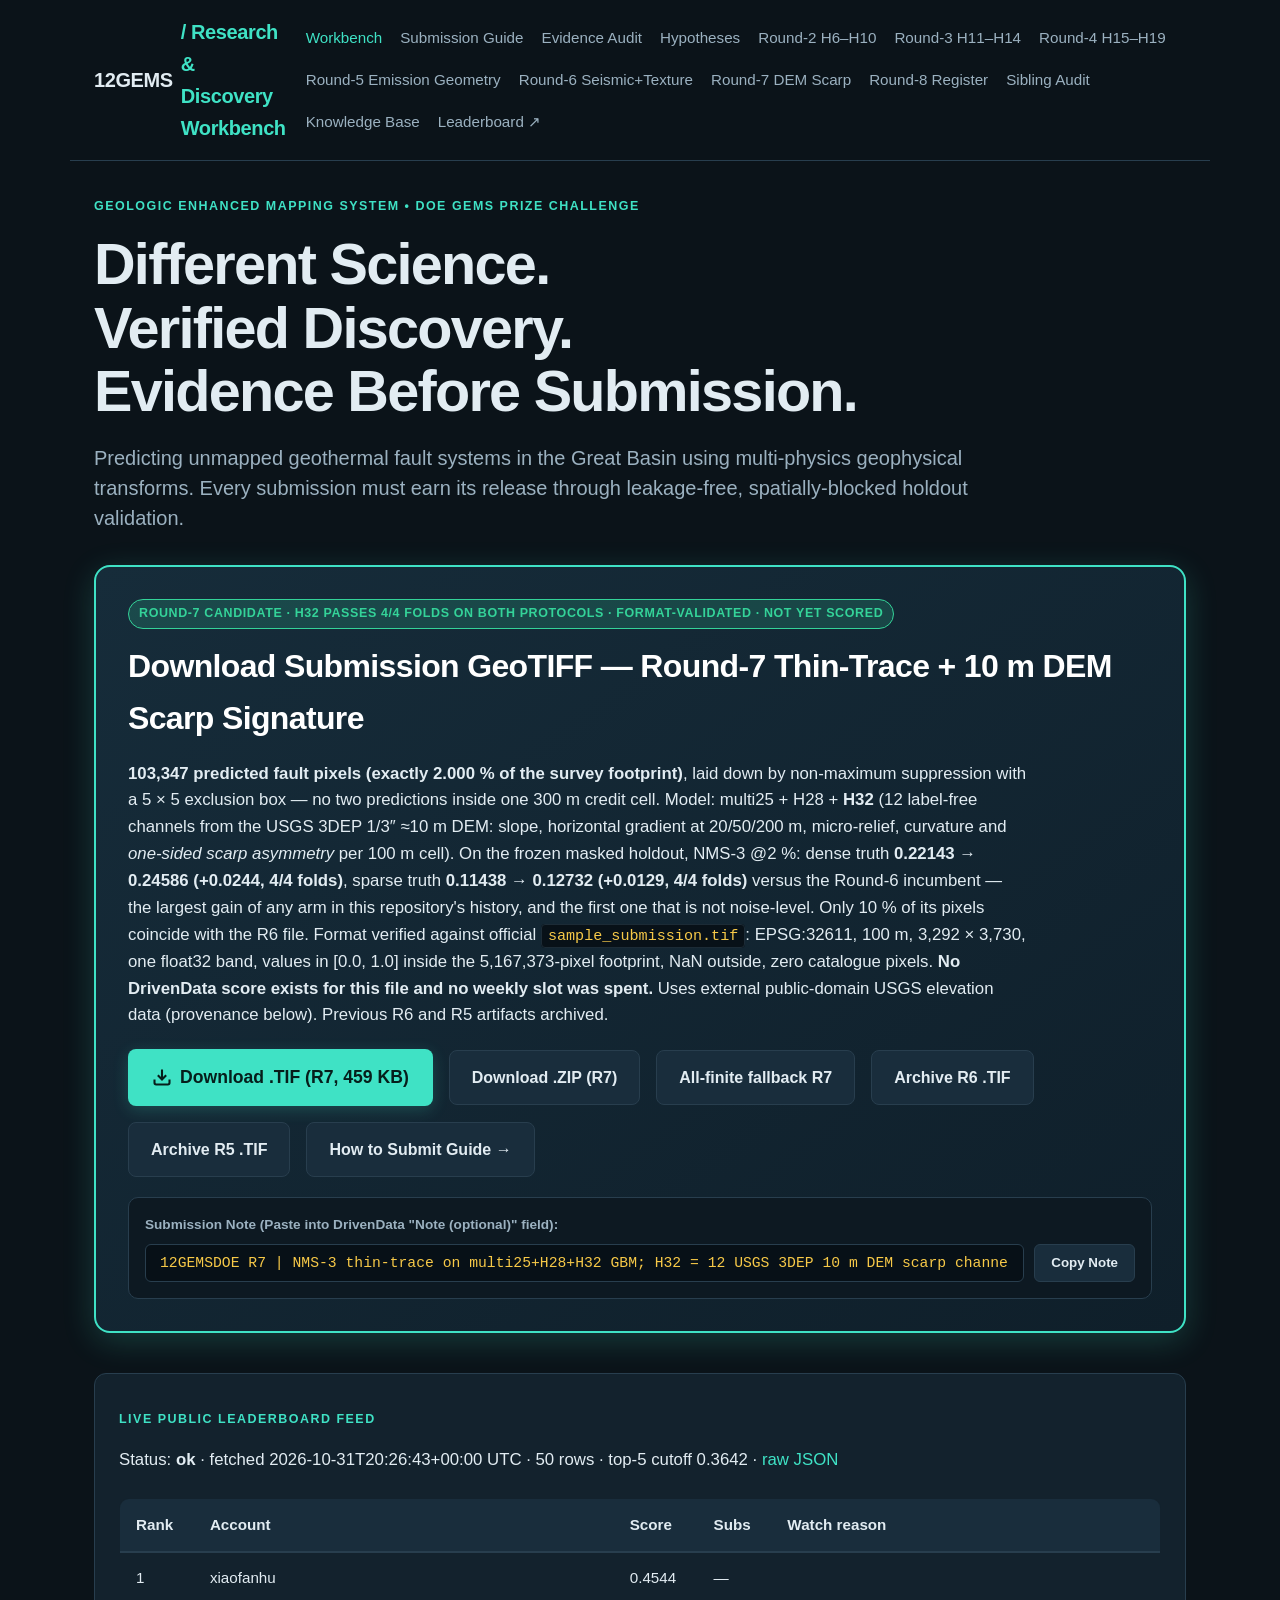
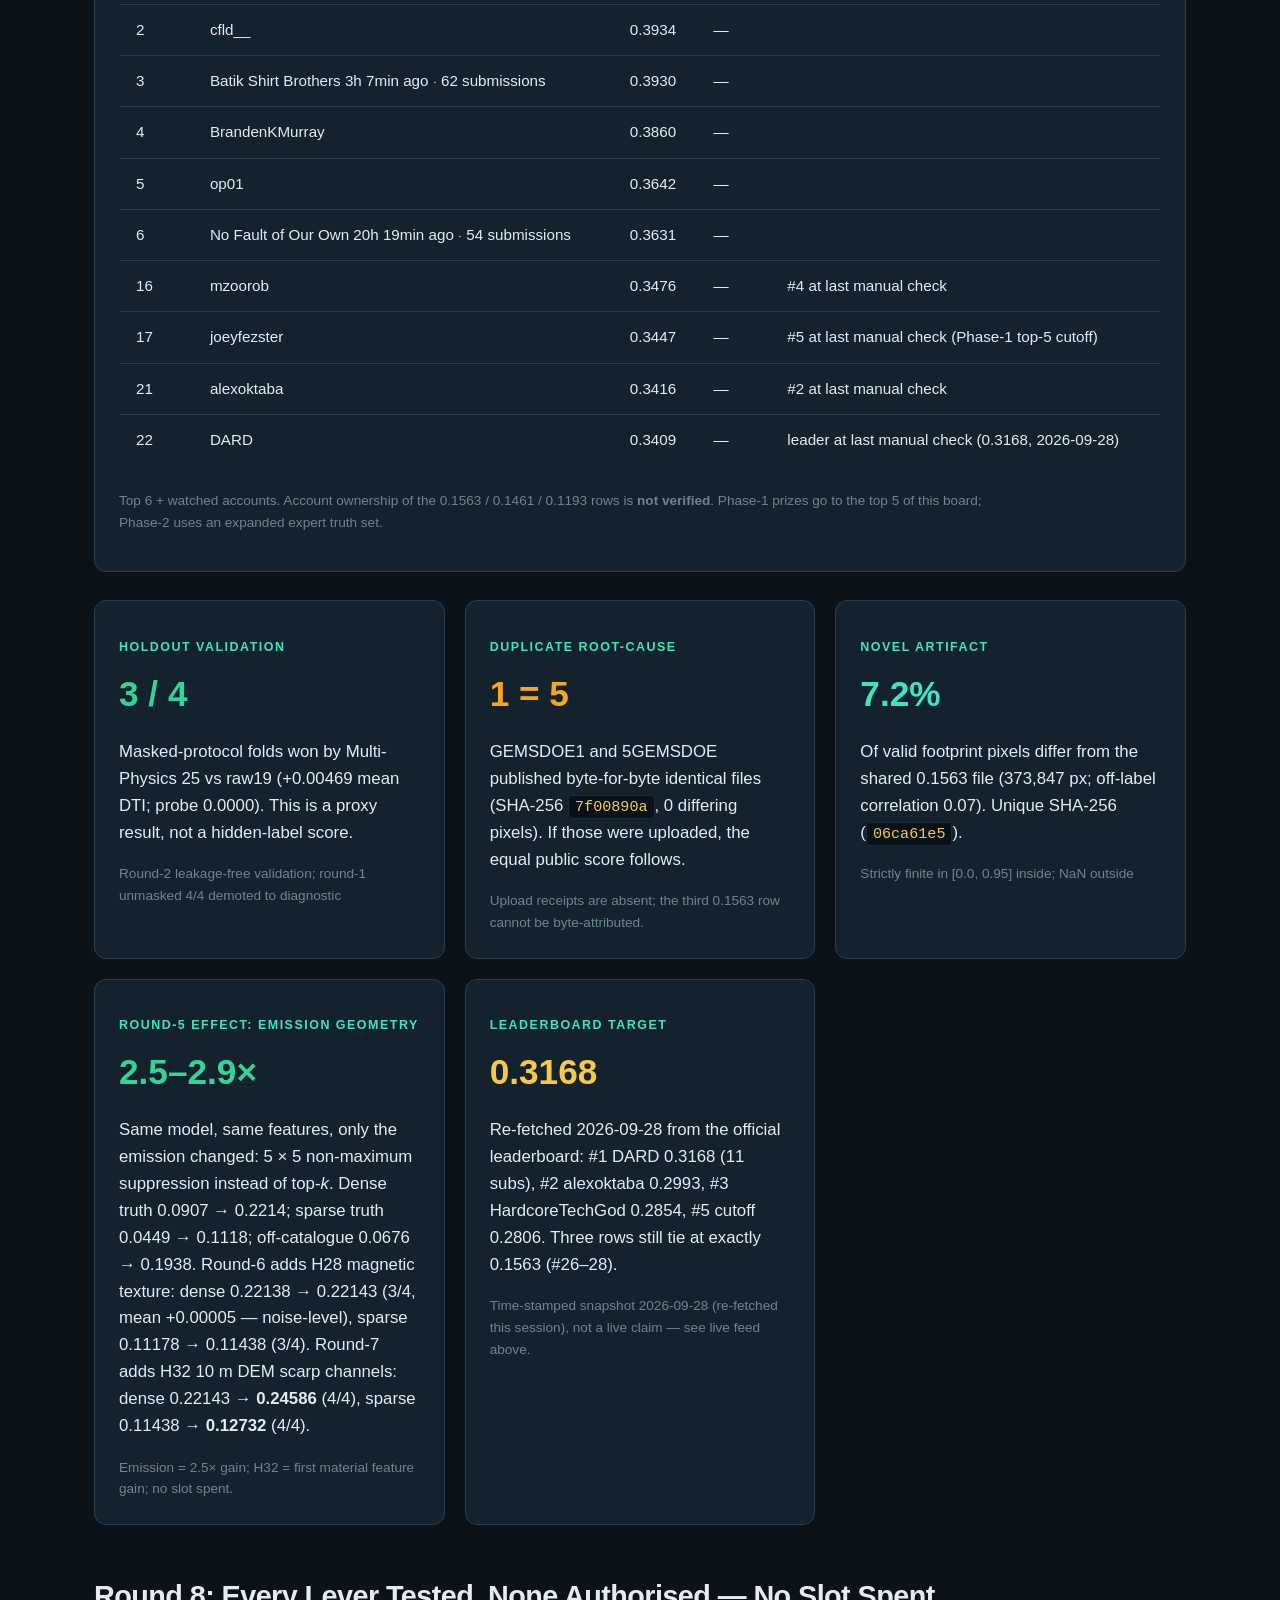
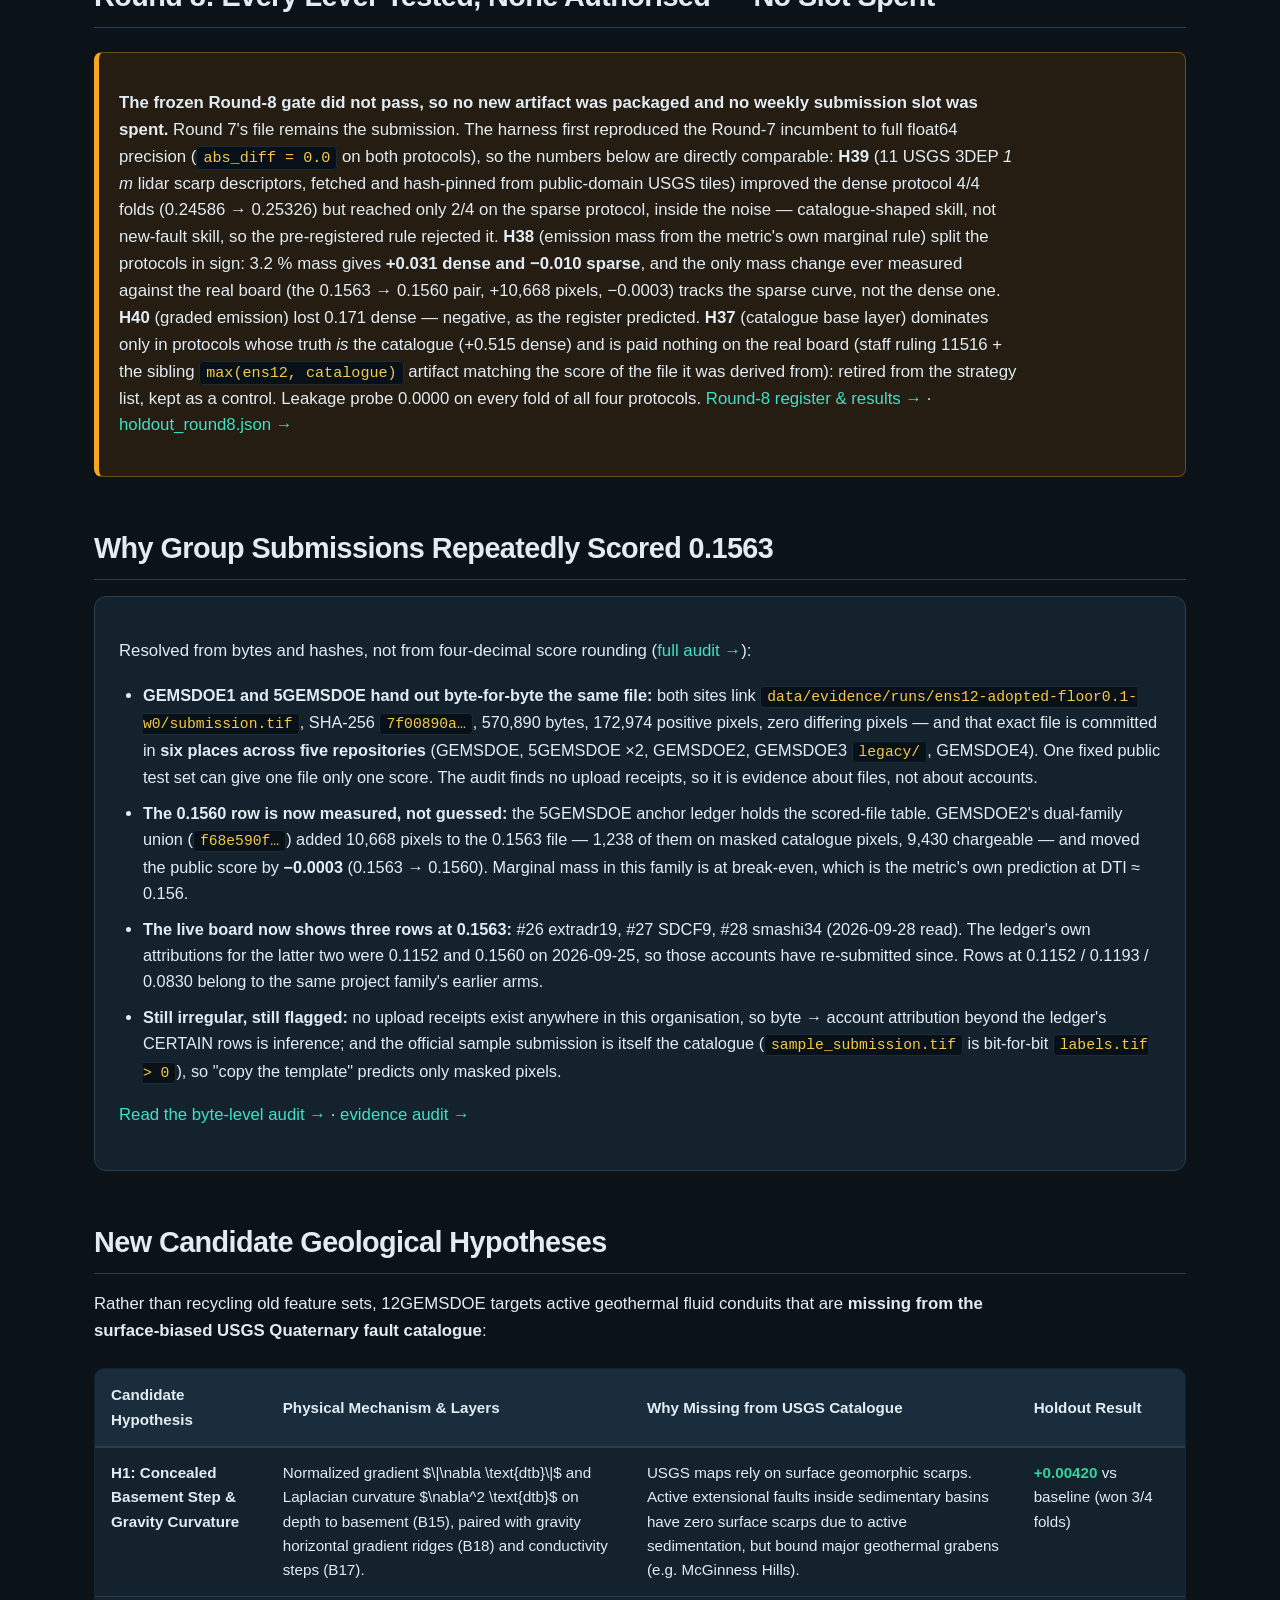
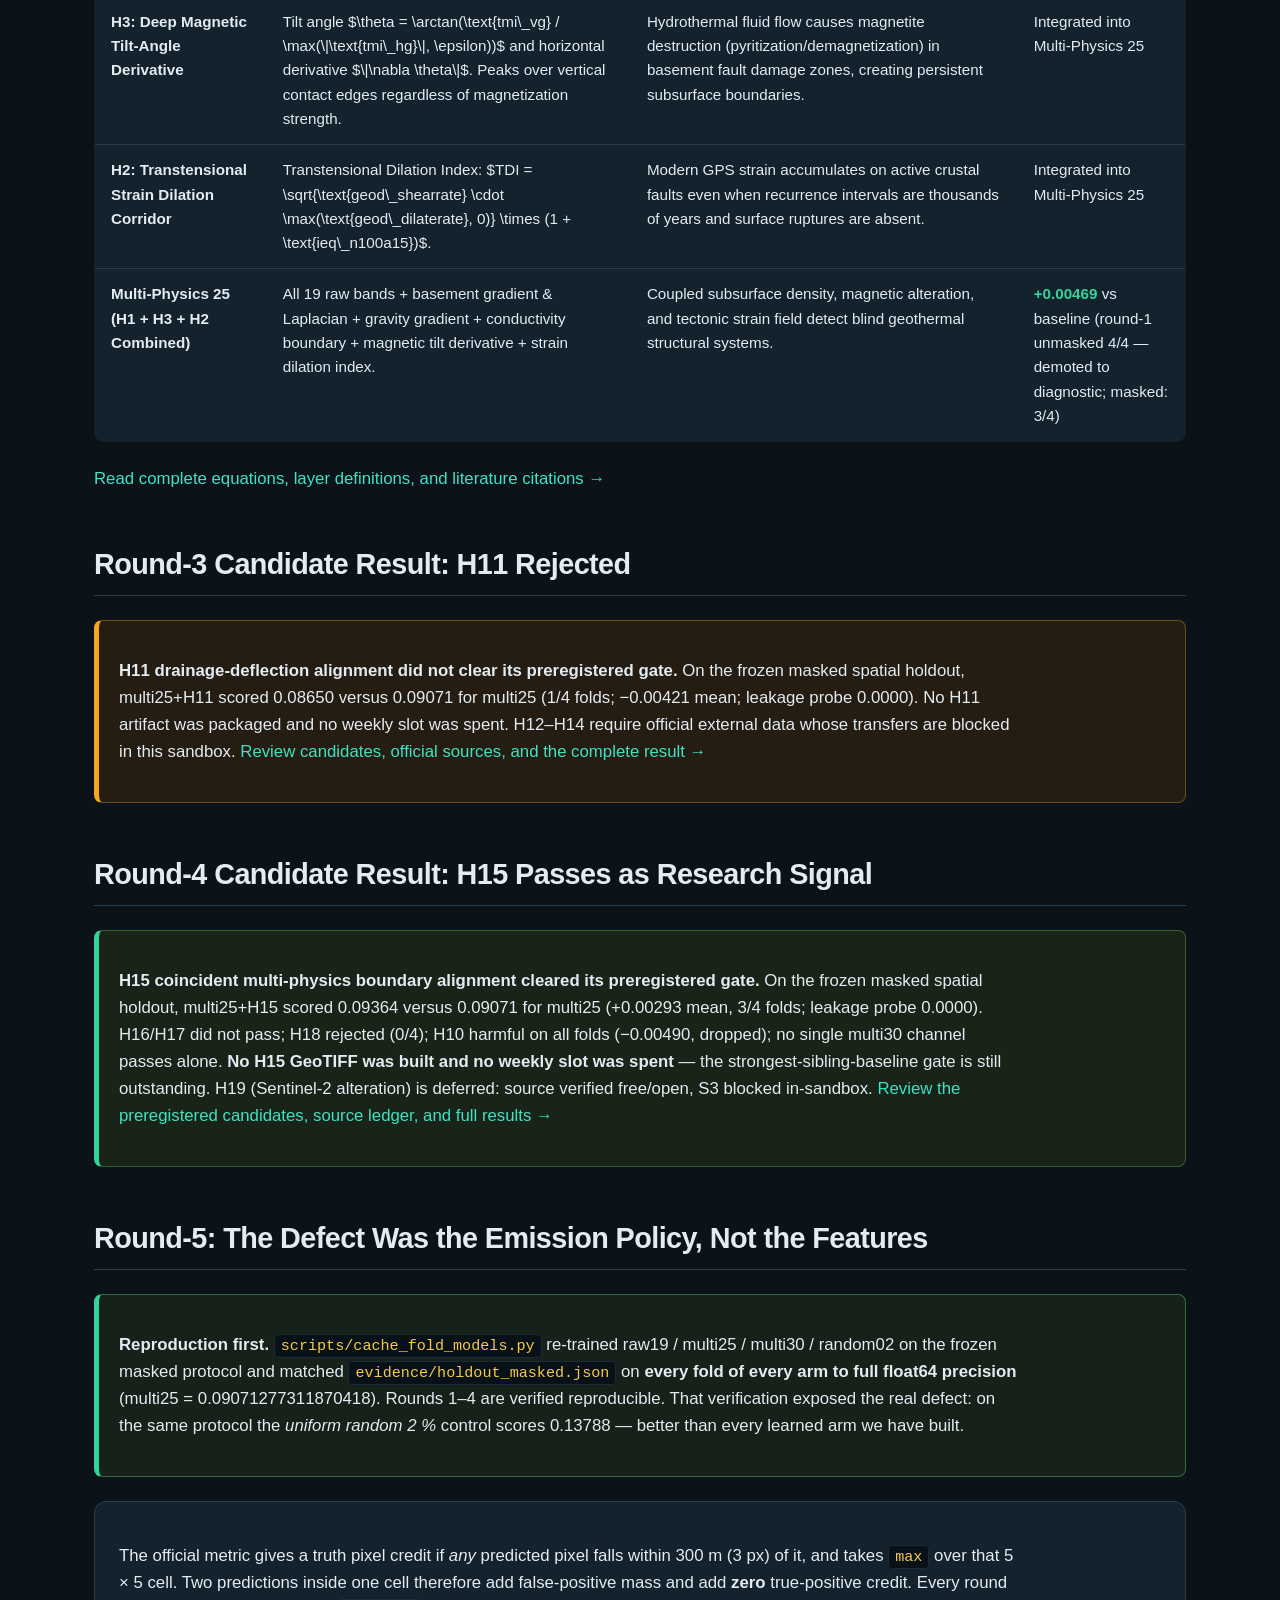
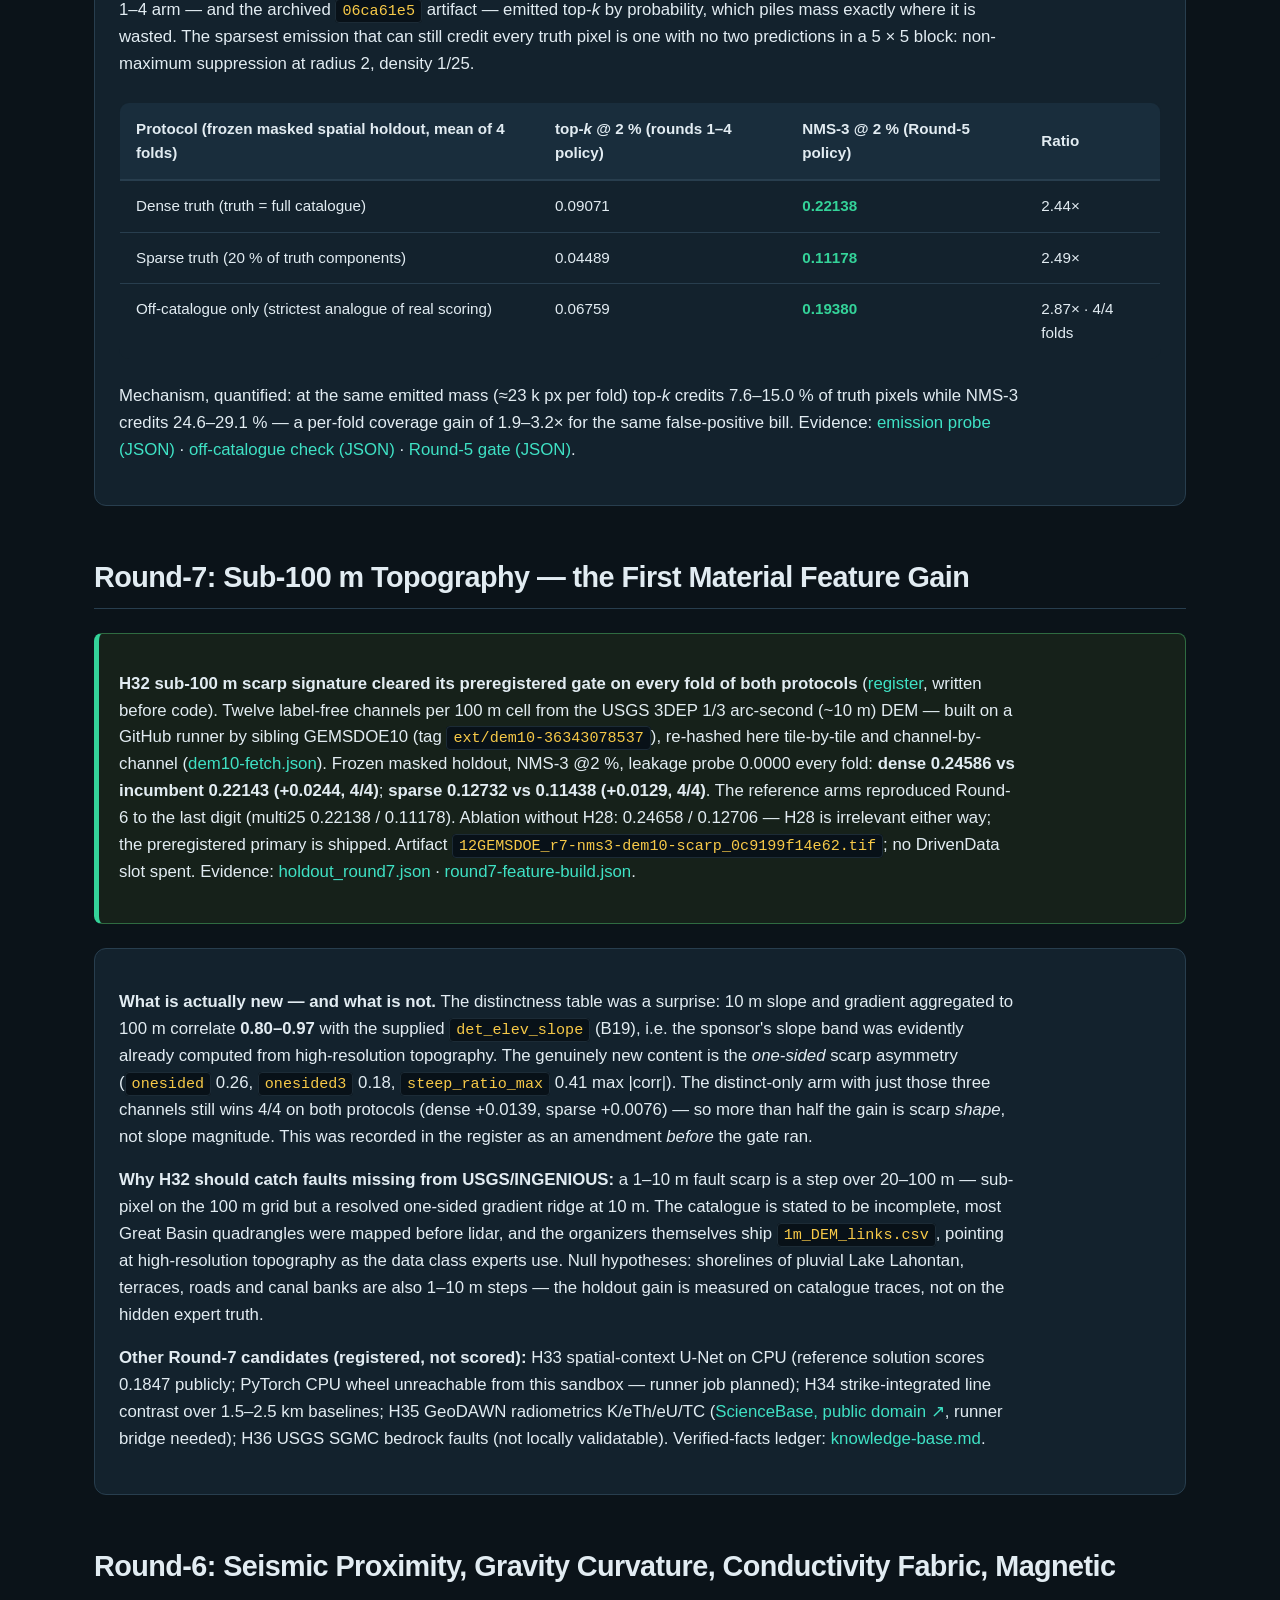
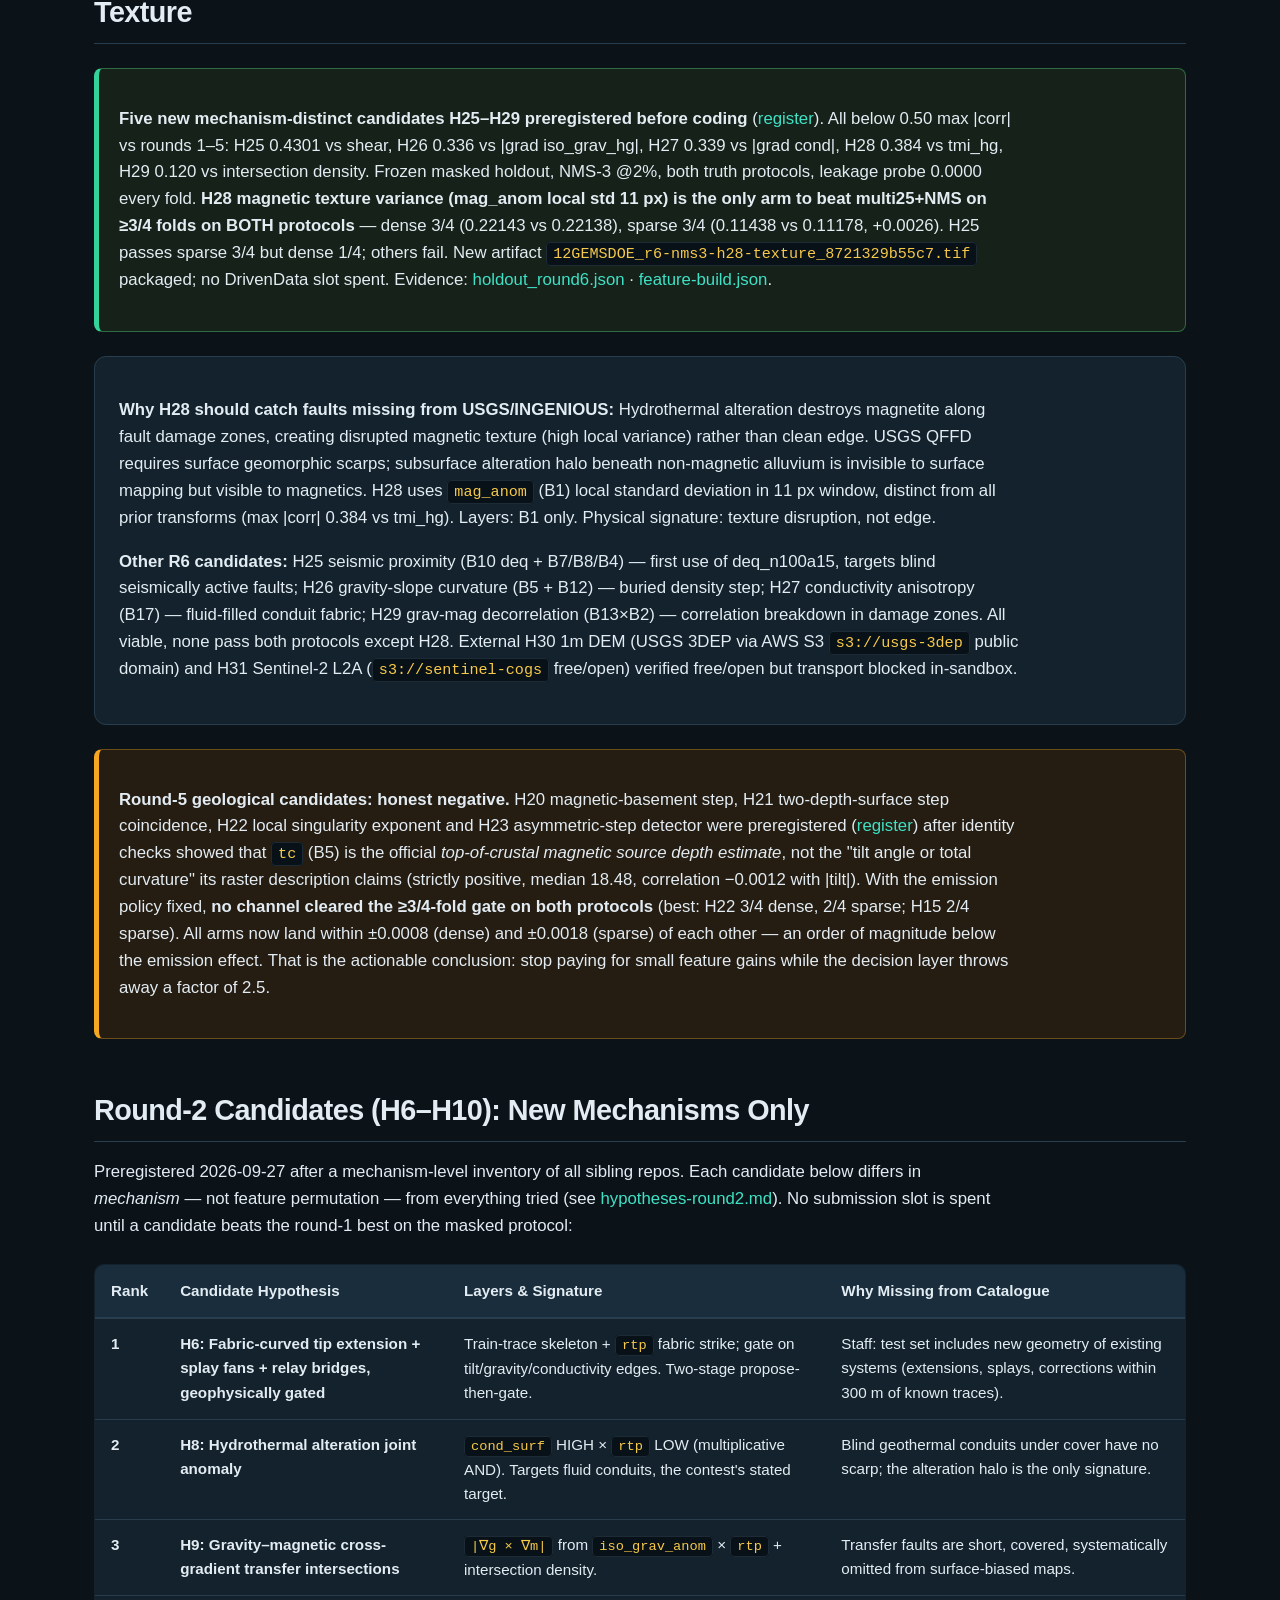
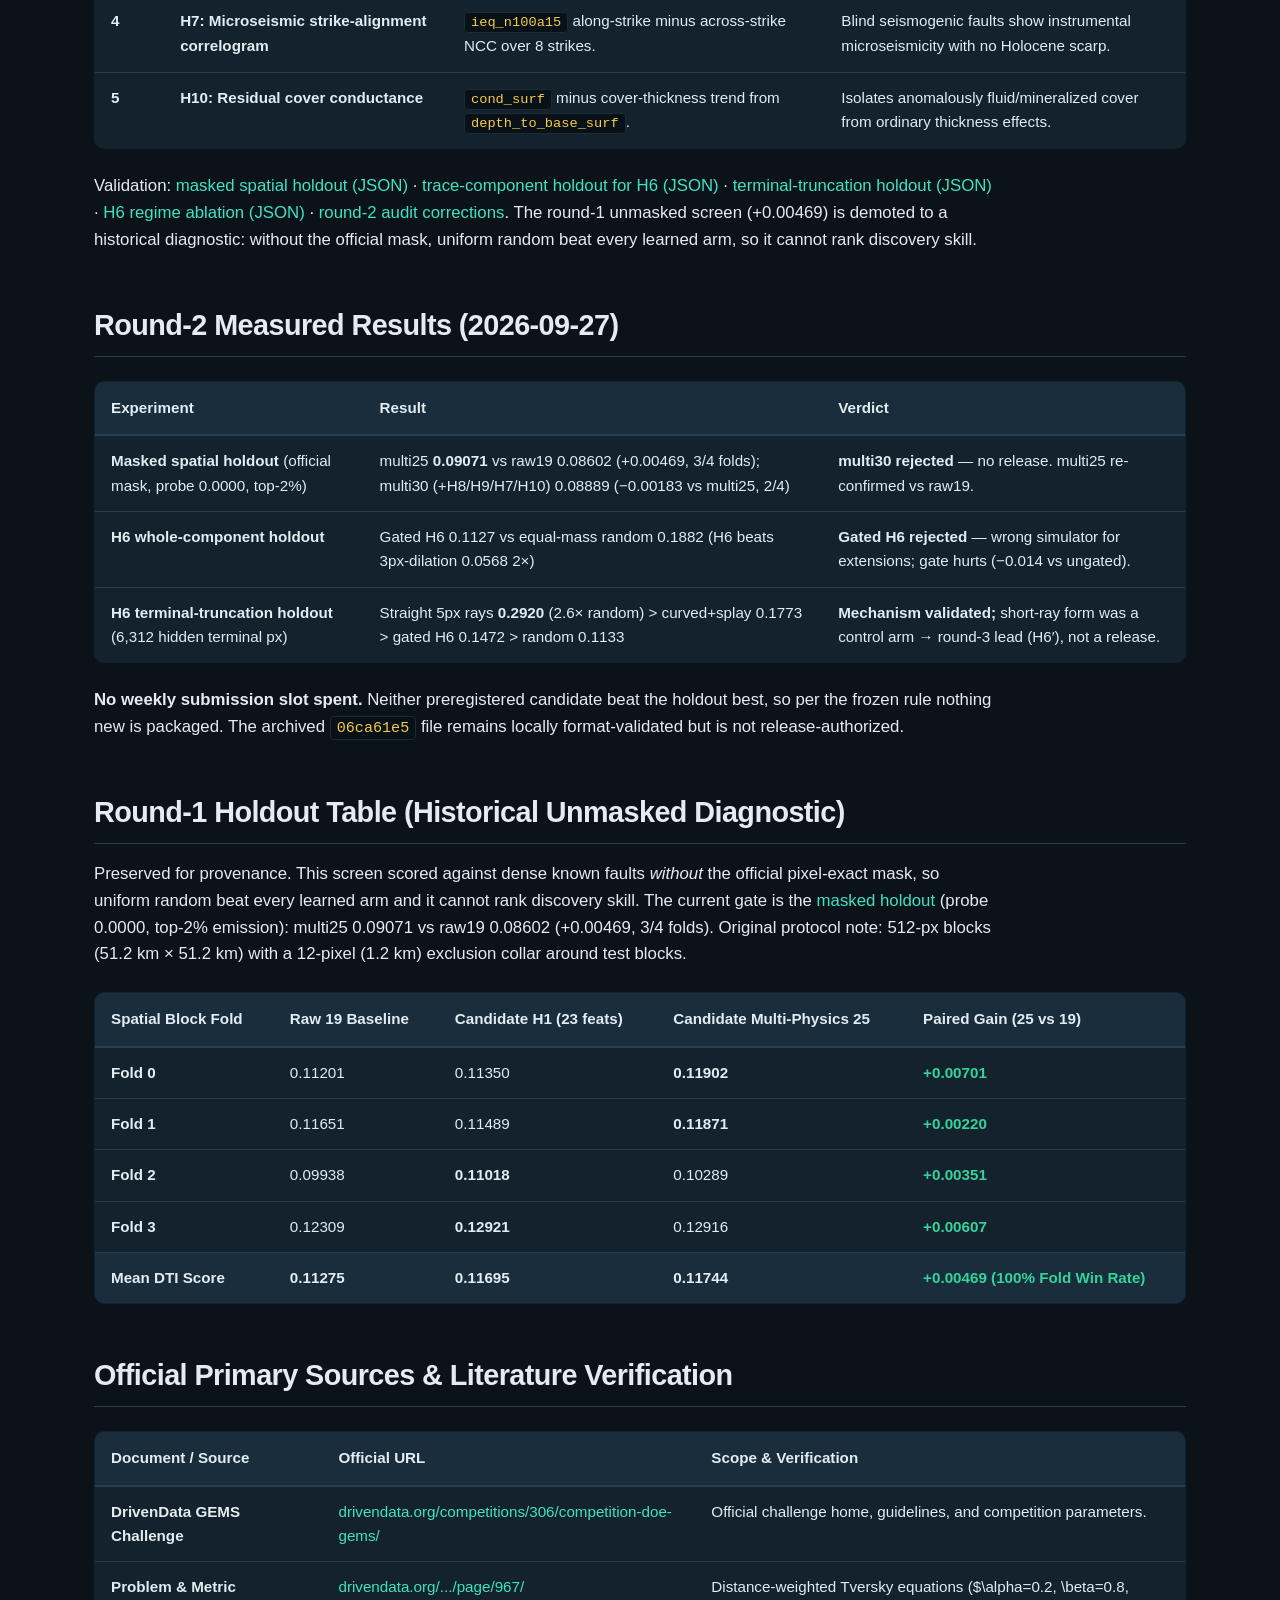
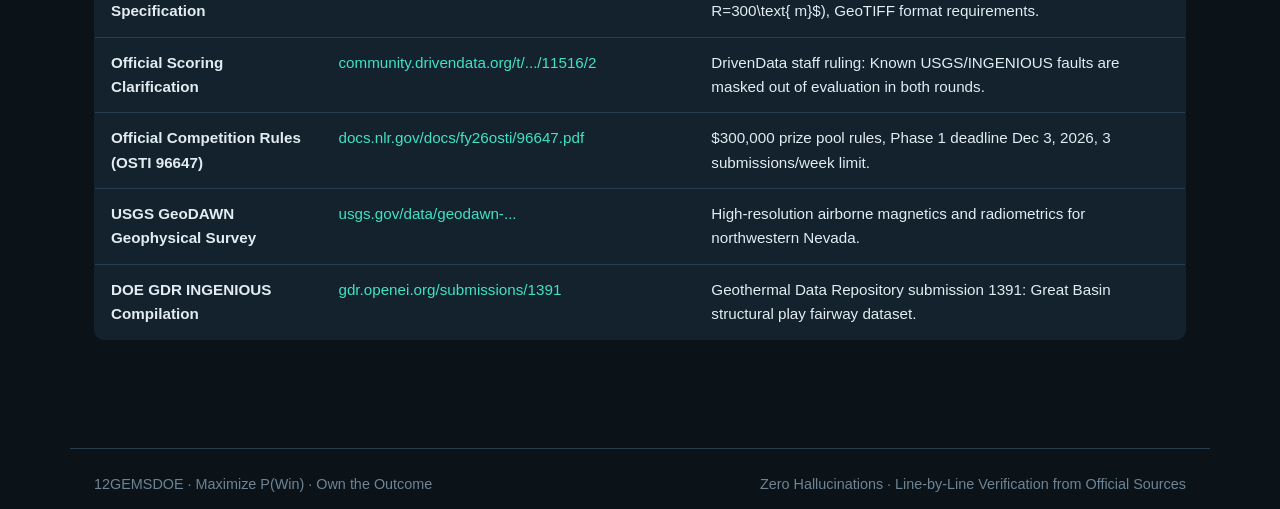
<file: index.html>
<!doctype html><html lang="en"><meta charset="utf-8"><meta name="viewport" content="width=device-width,initial-scale=1"><meta http-equiv="refresh" content="0;url=docs/index.html"><title>12GEMS research workbench</title><a href="docs/index.html">Open the 12GEMS workbench</a></html>
</file>
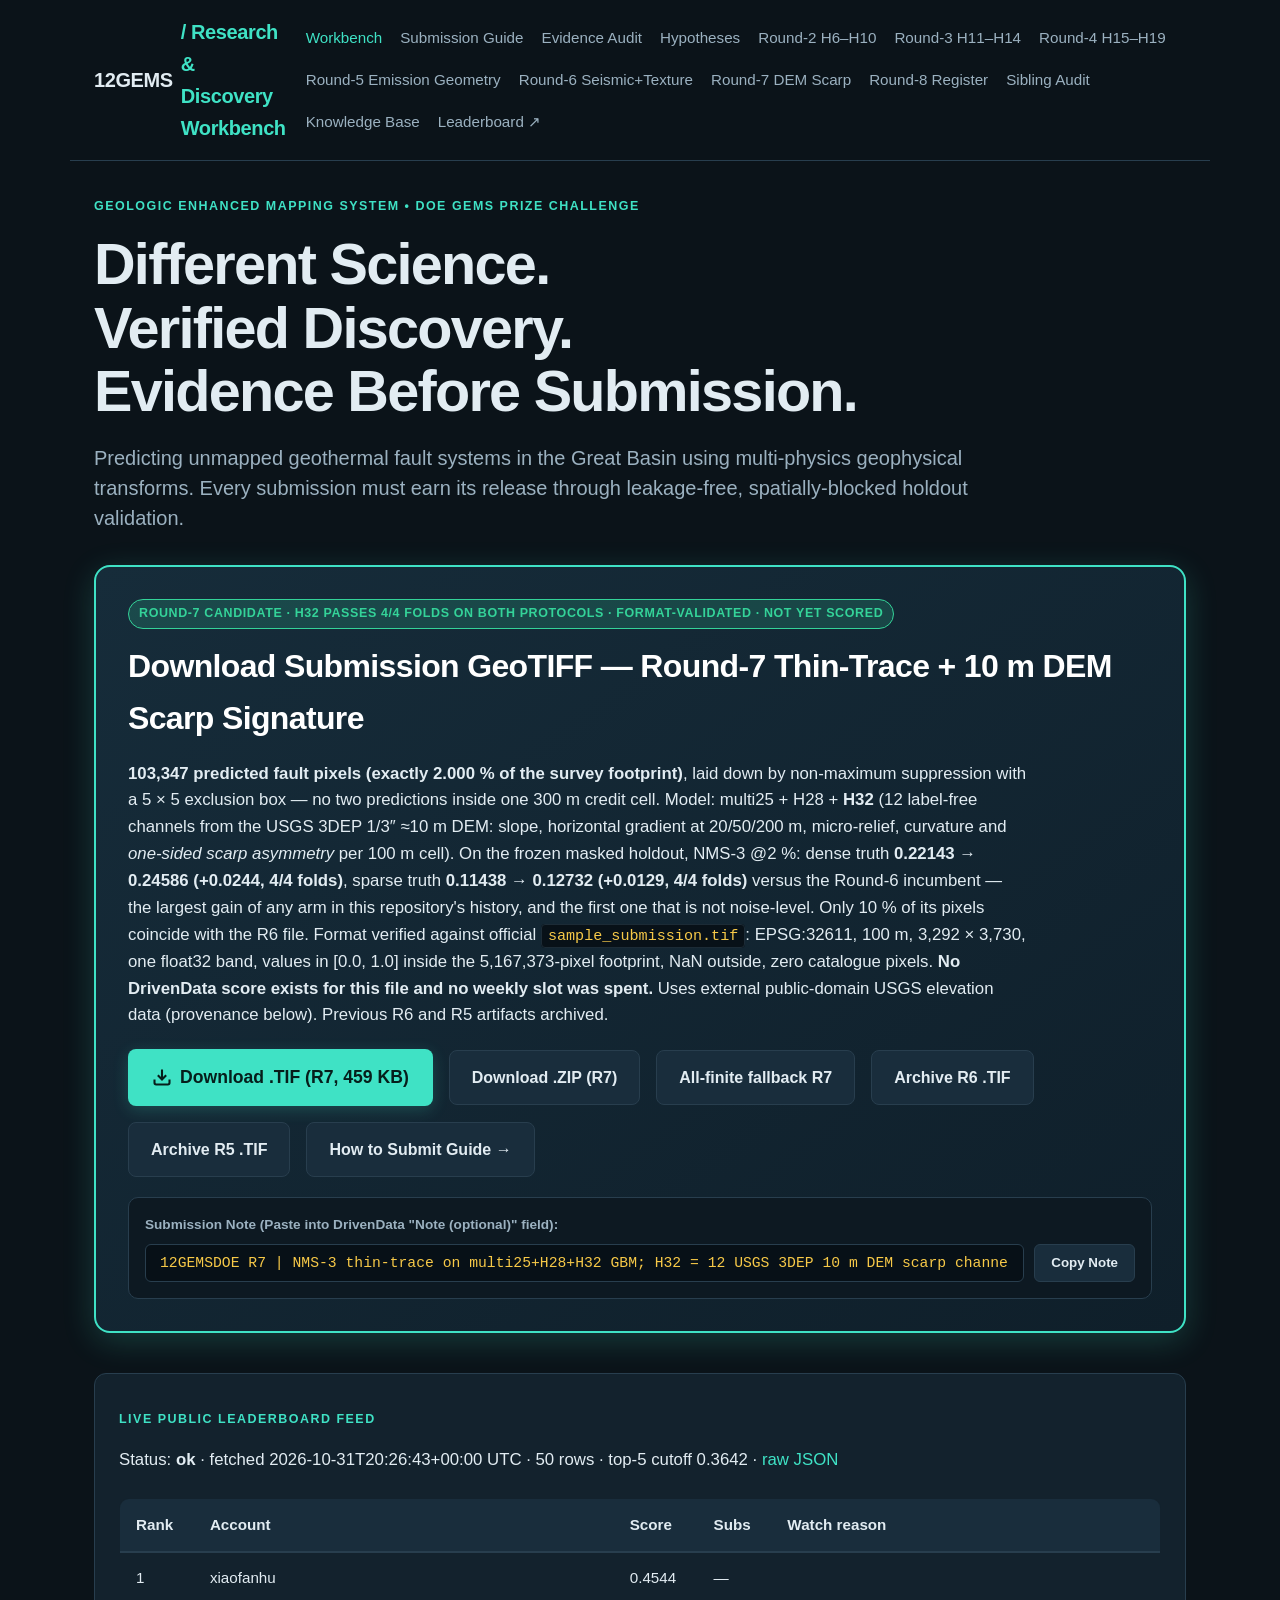
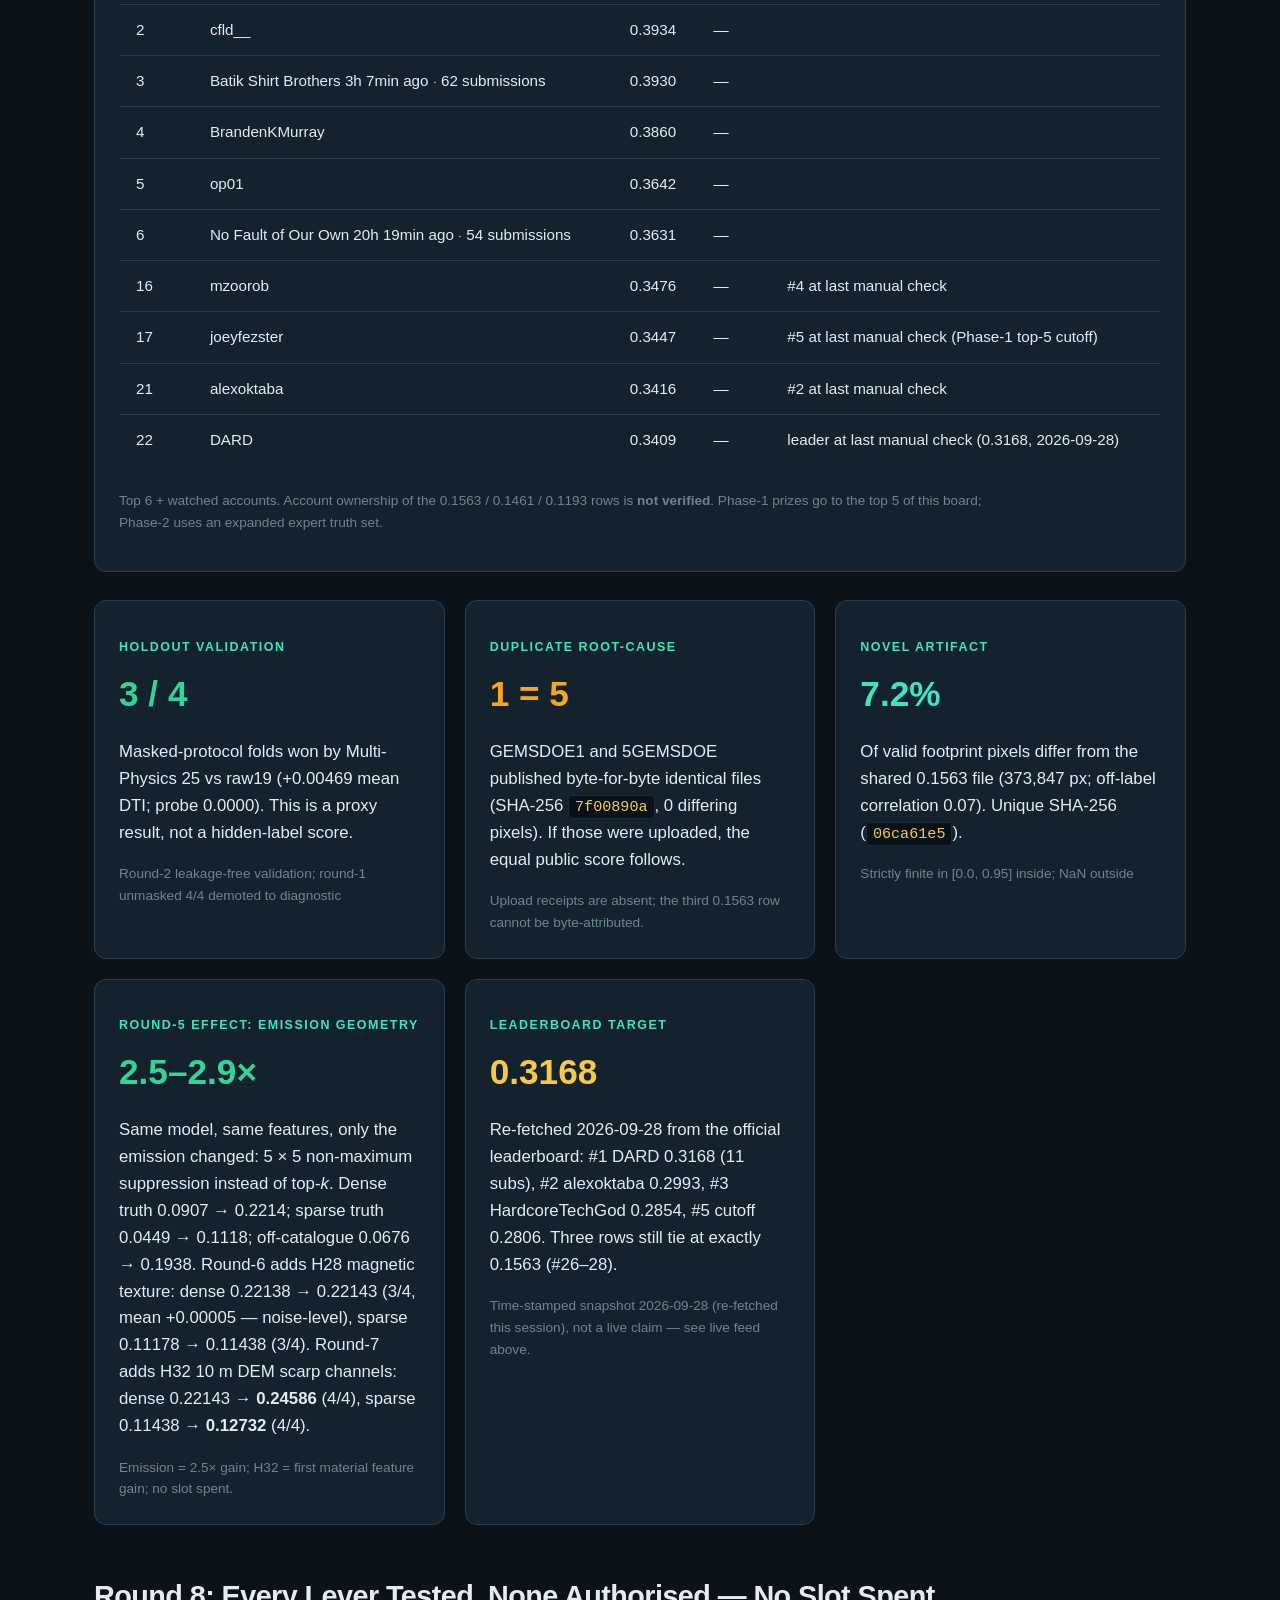
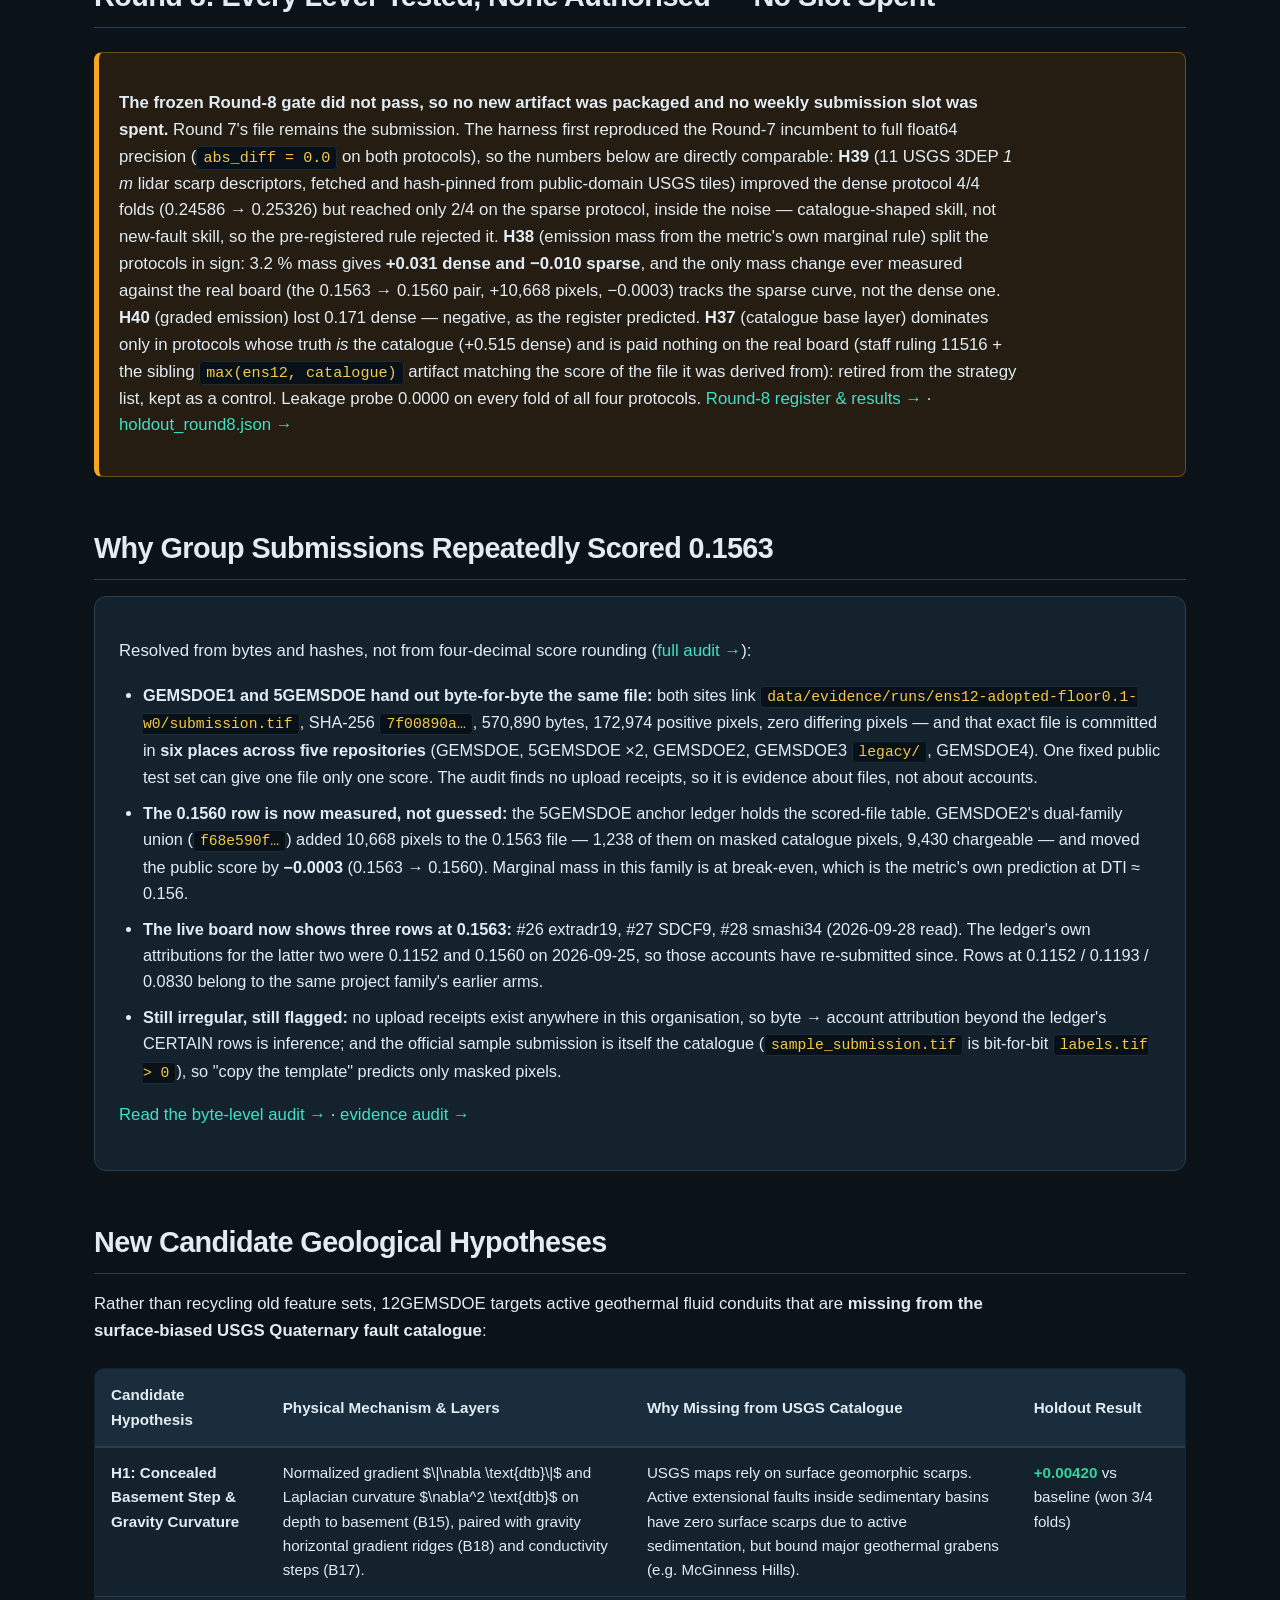
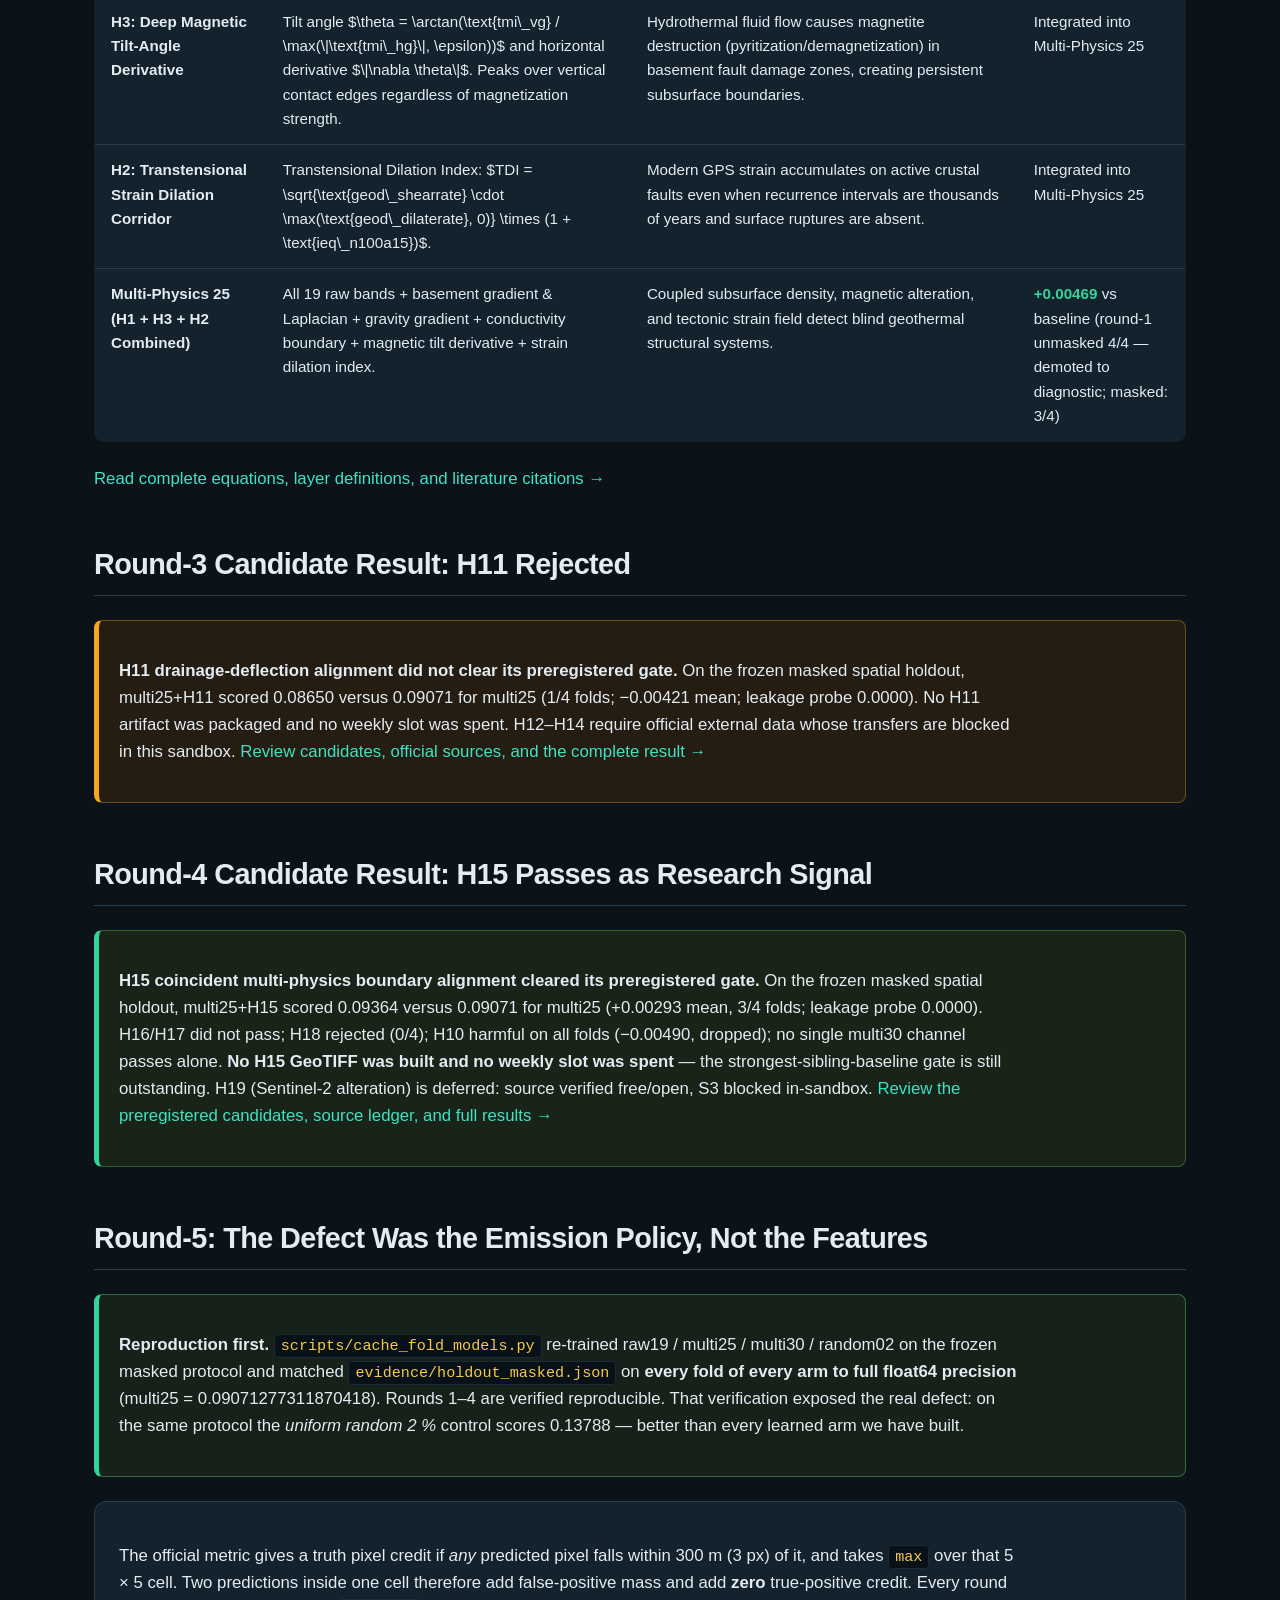
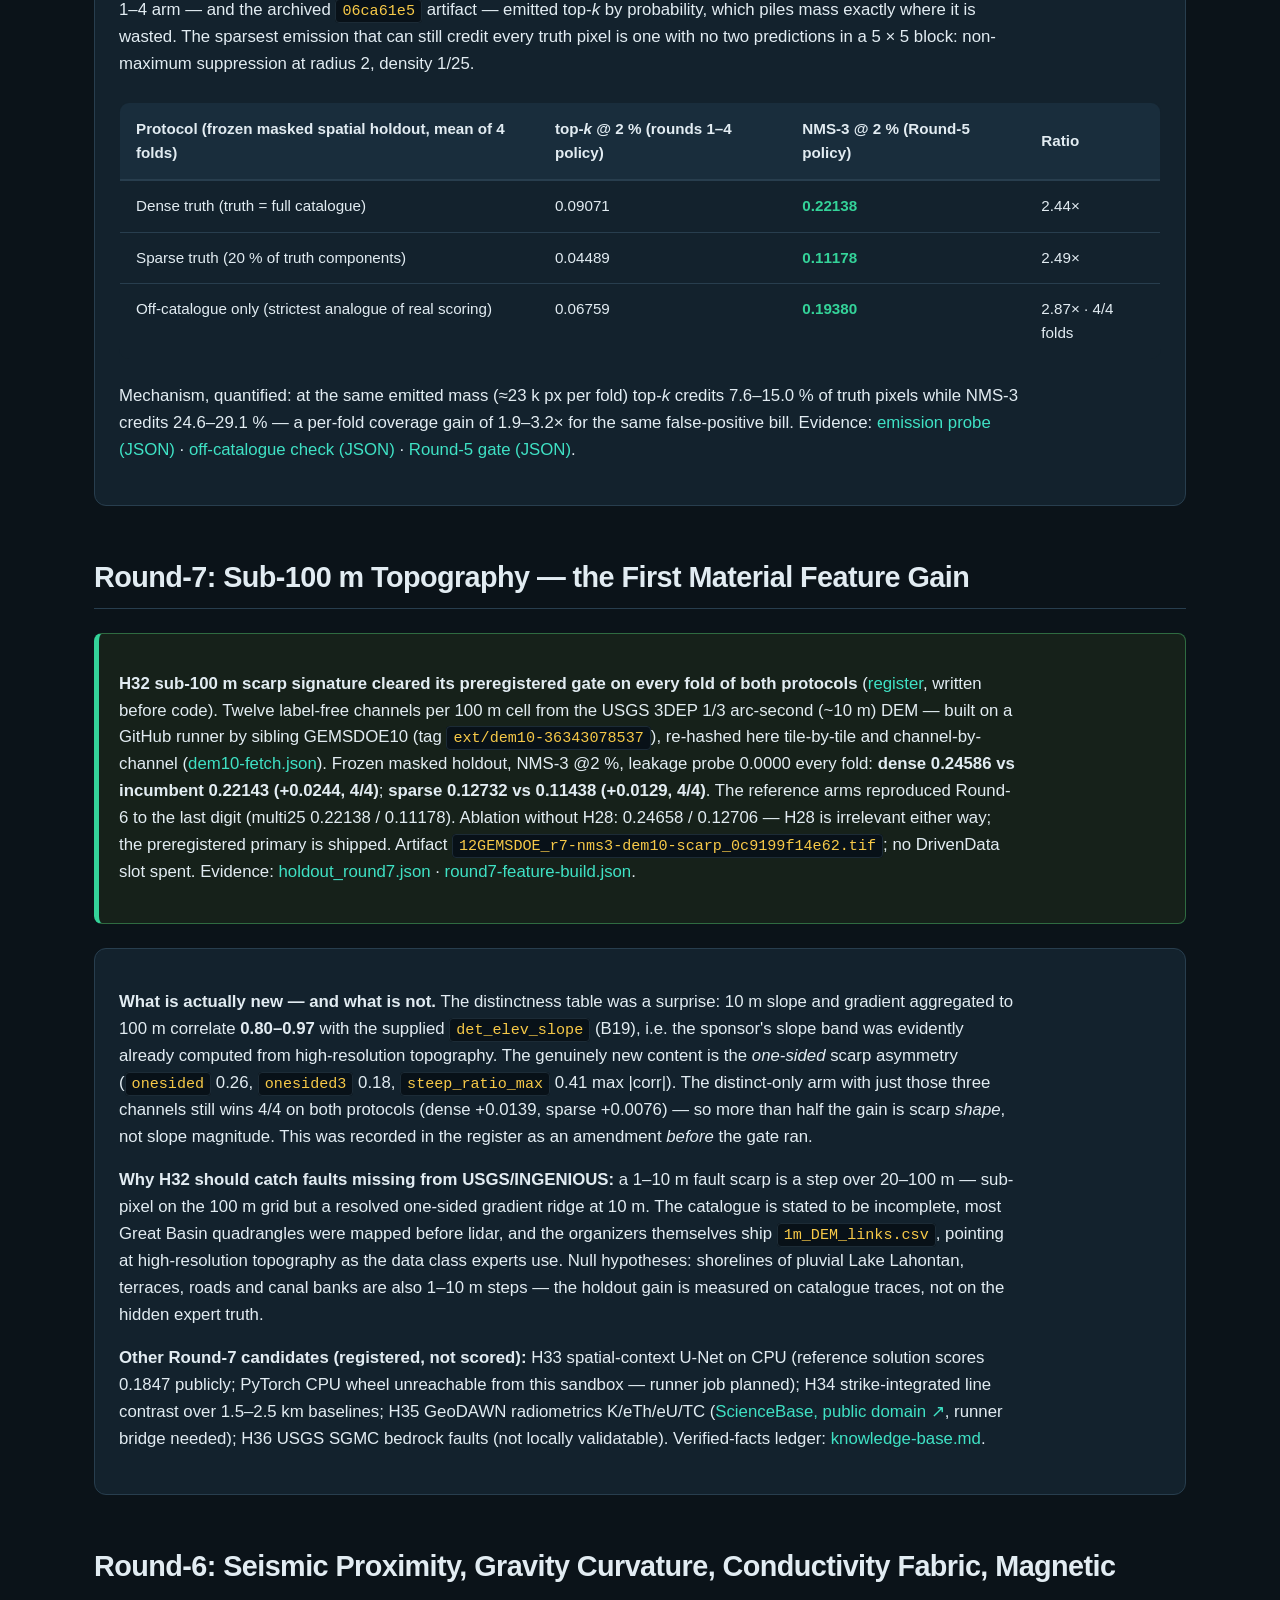
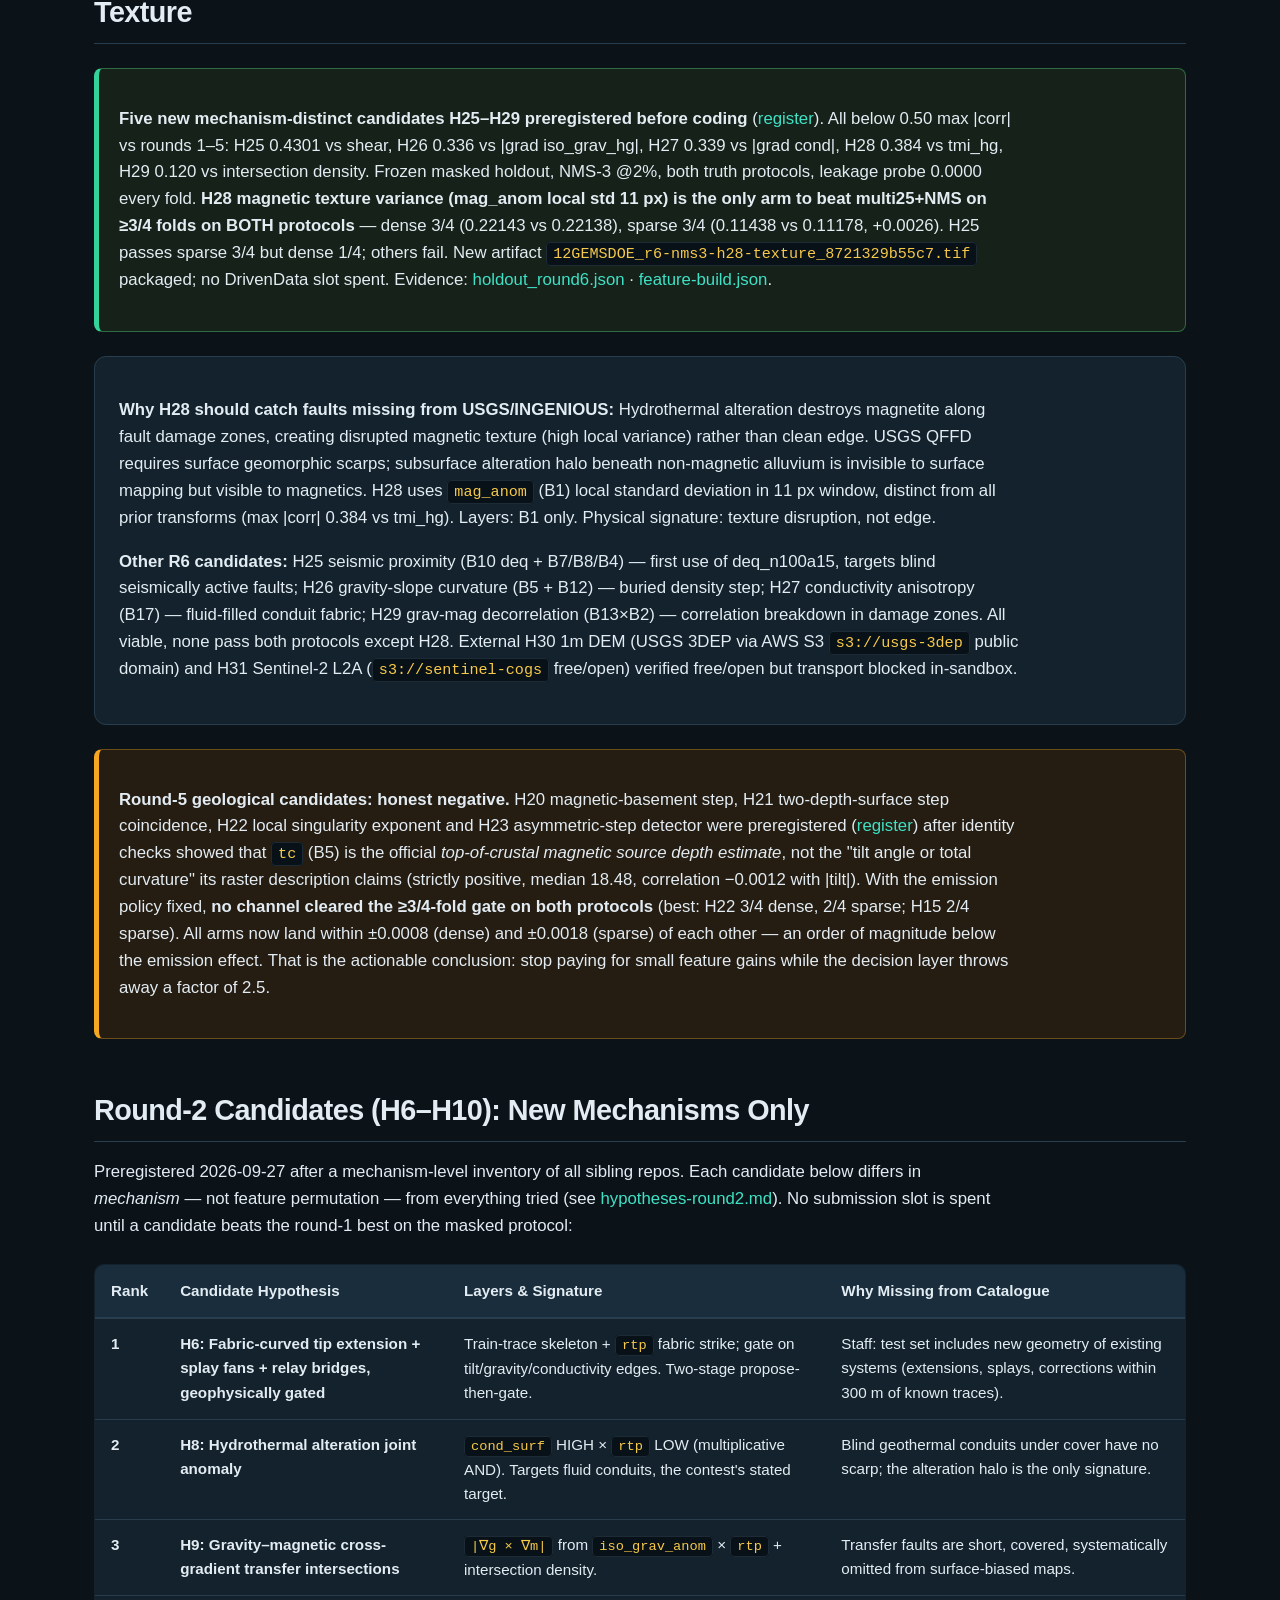
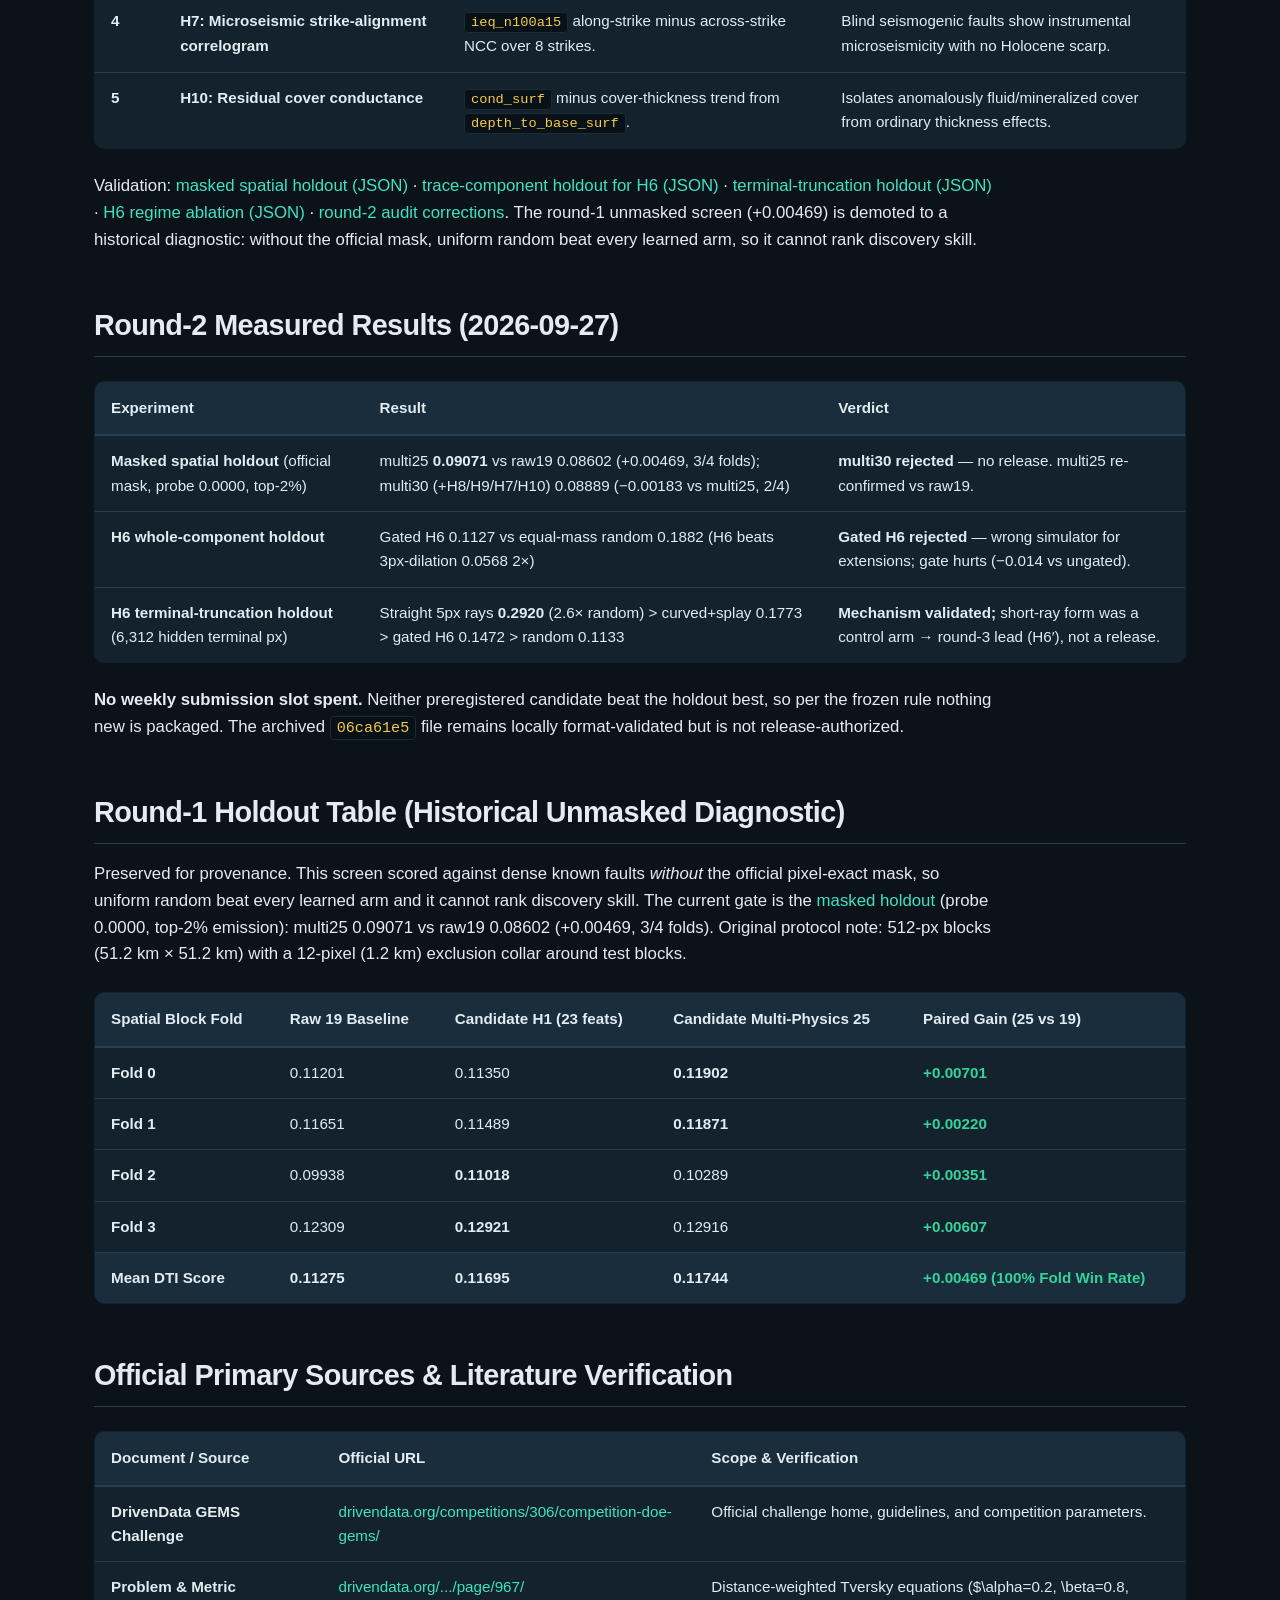
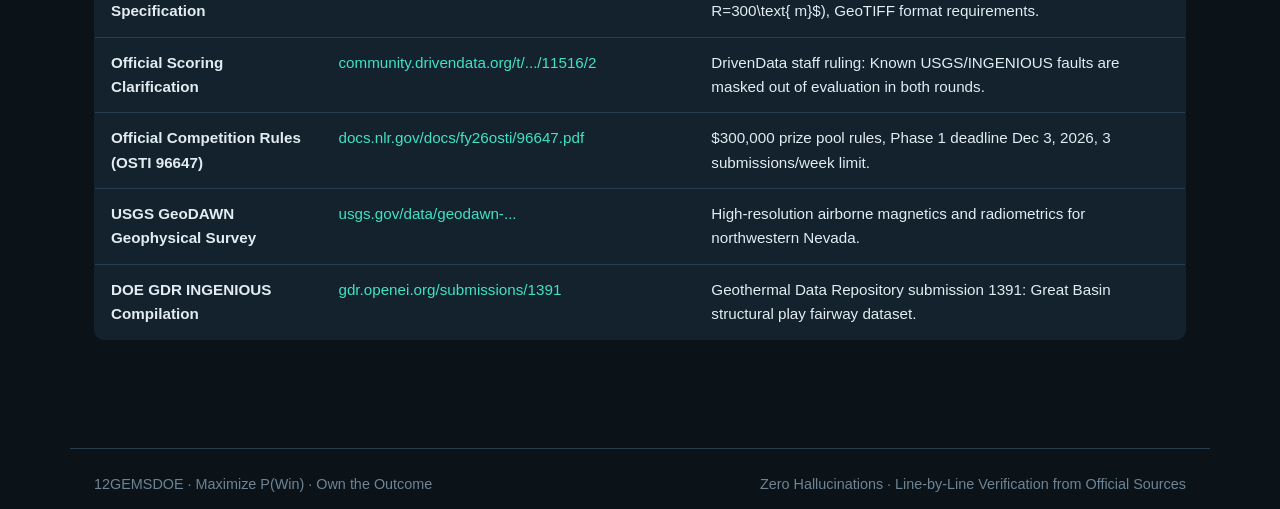
<file: docs/index.html>
<!doctype html>
<html lang="en">
<head>
  <meta charset="utf-8">
  <meta name="viewport" content="width=device-width, initial-scale=1">
  <title>12GEMSDOE · Geothermal Fault Discovery Workbench</title>
  <link rel="stylesheet" href="style.css">
</head>
<body>

<header>
  <div class="brand">12GEMS <span>/ Research &amp; Discovery Workbench</span></div>
  <nav>
    <a href="index.html" class="active">Workbench</a>
    <a href="executive-summary.html">Submission Guide</a>
    <a href="session-review.md">Evidence Audit</a>
    <a href="hypotheses.md">Hypotheses</a>
    <a href="hypotheses-round2.md">Round-2 H6–H10</a>
    <a href="hypotheses-round3.md">Round-3 H11–H14</a>
    <a href="hypotheses-round4.md">Round-4 H15–H19</a>
    <a href="hypotheses-round5.md">Round-5 Emission Geometry</a>
    <a href="hypotheses-round6.md">Round-6 Seismic+Texture</a>
    <a href="hypotheses-round7.md">Round-7 DEM Scarp</a>
    <a href="hypotheses-round8.md">Round-8 Register</a>
    <a href="sibling-audit.md">Sibling Audit</a>
    <a href="knowledge-base.md">Knowledge Base</a>
    <a href="https://www.drivendata.org/competitions/306/competition-doe-gems/leaderboard/" target="_blank" rel="noopener">Leaderboard ↗</a>
  </nav>
</header>

<main>
  <p class="eyebrow">Geologic Enhanced Mapping System • DOE GEMS Prize Challenge</p>
  <h1>Different Science.<br>Verified Discovery.<br>Evidence Before Submission.</h1>
  <p class="lead">Predicting unmapped geothermal fault systems in the Great Basin using multi-physics geophysical transforms. Every submission must earn its release through leakage-free, spatially-blocked holdout validation.</p>

  <!-- HERO CTA: DOWNLOAD READY SUBMISSION -->
  <section class="hero-cta">
    <span class="badge">Round-7 candidate · H32 passes 4/4 folds on both protocols · format-validated · not yet scored</span>
    <h2>Download Submission GeoTIFF — Round-7 Thin-Trace + 10 m DEM Scarp Signature</h2>
    <p><strong>103,347 predicted fault pixels (exactly 2.000 % of the survey footprint)</strong>, laid down by non-maximum suppression with a 5 × 5 exclusion box — no two predictions inside one 300 m credit cell. Model: multi25 + H28 + <strong>H32</strong> (12 label-free channels from the USGS 3DEP 1/3″ ≈10 m DEM: slope, horizontal gradient at 20/50/200 m, micro-relief, curvature and <em>one-sided scarp asymmetry</em> per 100 m cell). On the frozen masked holdout, NMS-3 @2 %: dense truth <strong>0.22143 → 0.24586 (+0.0244, 4/4 folds)</strong>, sparse truth <strong>0.11438 → 0.12732 (+0.0129, 4/4 folds)</strong> versus the Round-6 incumbent — the largest gain of any arm in this repository's history, and the first one that is not noise-level. Only 10 % of its pixels coincide with the R6 file. Format verified against official <code>sample_submission.tif</code>: EPSG:32611, 100 m, 3,292 × 3,730, one float32 band, values in [0.0, 1.0] inside the 5,167,373-pixel footprint, NaN outside, zero catalogue pixels. <strong>No DrivenData score exists for this file and no weekly slot was spent.</strong> Uses external public-domain USGS elevation data (provenance below). Previous R6 and R5 artifacts archived.</p>

    <div class="btn-row">
      <a class="button-primary" href="downloads/12GEMSDOE_r7-nms3-dem10-scarp_0c9199f14e62.tif" download="12GEMSDOE_r7-nms3-dem10-scarp_0c9199f14e62.tif">
        <svg width="20" height="20" fill="none" stroke="currentColor" stroke-width="2.5" viewBox="0 0 24 24"><path d="M21 15v4a2 2 0 0 1-2 2H5a2 2 0 0 1-2-2v-4"/><polyline points="7 10 12 15 17 10"/><line x1="12" y1="15" x2="12" y2="3"/></svg>
        Download .TIF (R7, 459 KB)
      </a>
      <a class="button-secondary" href="downloads/12GEMSDOE_r7-nms3-dem10-scarp_0c9199f14e62.zip" download="12GEMSDOE_r7-nms3-dem10-scarp_0c9199f14e62.zip">
        Download .ZIP (R7)
      </a>
      <a class="button-secondary" href="downloads/12GEMSDOE_r7-nms3-dem10-scarp_0c9199f14e62_allfinite.tif" download="12GEMSDOE_r7-nms3-dem10-scarp_0c9199f14e62_allfinite.tif">
        All-finite fallback R7
      </a>
      <a class="button-secondary" href="downloads/12GEMSDOE_r6-nms3-h28-texture_8721329b55c7.tif" download="12GEMSDOE_r6-nms3-h28-texture_8721329b55c7.tif">
        Archive R6 .TIF
      </a>
      <a class="button-secondary" href="downloads/12GEMSDOE_r5-nms3-trace_055e9aac96b8.tif" download="12GEMSDOE_r5-nms3-trace_055e9aac96b8.tif">
        Archive R5 .TIF
      </a>
      <a class="button-secondary" href="executive-summary.html">
        How to Submit Guide →
      </a>
    </div>

    <!-- PRE-FORMATTED SUBMISSION NOTE -->
    <div class="note-box">
      <div class="note-label">
        <span>Submission Note (Paste into DrivenData "Note (optional)" field):</span>
        <span id="copy-status" style="color: var(--accent-green); display: none; font-weight: 700;">✓ Copied to clipboard!</span>
      </div>
      <div class="note-input-group">
        <input type="text" id="sub-note" class="note-input" readonly value="12GEMSDOE R7 | NMS-3 thin-trace on multi25+H28+H32 GBM; H32 = 12 USGS 3DEP 10 m DEM scarp channels (slope/gradient/micro-relief/one-sided asymmetry per 100 m cell) | 5x5 exclusion 2.0% mass 103347 px | sha256:0c9199f14e62">
        <button class="btn-copy" onclick="copyNote()">Copy Note</button>
      </div>
    </div>
  </section>

  <!-- LIVE LEADERBOARD FEED -->
  <section class="card" id="lb-card">
    <p class="eyebrow">Live Public Leaderboard Feed</p>
    <p id="lb-status">Loading <code>leaderboard.json</code>… (auto-refreshed twice daily (05:17 / 17:17 UTC, committed only when rows change) by <code>.github/workflows/leaderboard-feed.yml</code>; if this text stays, open <a href="leaderboard.json">leaderboard.json</a> directly or the <a href="https://www.drivendata.org/competitions/306/competition-doe-gems/leaderboard/" target="_blank" rel="noopener">official page ↗</a>.)</p>
    <div class="scroll"><table id="lb-table" style="display:none"><thead><tr><th>Rank</th><th>Account</th><th>Score</th><th>Subs</th><th>Watch reason</th></tr></thead><tbody></tbody></table></div>
    <p class="stat-sub">Top 6 + watched accounts. Account ownership of the 0.1563 / 0.1461 / 0.1193 rows is <strong>not verified</strong>. Phase-1 prizes go to the top 5 of this board; Phase-2 uses an expanded expert truth set.</p>
  </section>

  <!-- KEY AUDIT & PERFORMANCE METRICS -->
  <div class="grid">
    <article class="card">
      <p class="eyebrow">Holdout Validation</p>
      <div class="stat" style="color: var(--accent-green);">3 / 4</div>
      <p>Masked-protocol folds won by Multi-Physics 25 vs raw19 (+0.00469 mean DTI; probe 0.0000). This is a proxy result, not a hidden-label score.</p>
      <div class="stat-sub">Round-2 leakage-free validation; round-1 unmasked 4/4 demoted to diagnostic</div>
    </article>

    <article class="card">
      <p class="eyebrow">Duplicate Root-Cause</p>
      <div class="stat" style="color: var(--accent-warn);">1 = 5</div>
      <p>GEMSDOE1 and 5GEMSDOE published byte-for-byte identical files (SHA-256 <code>7f00890a</code>, 0 differing pixels). If those were uploaded, the equal public score follows.</p>
      <div class="stat-sub">Upload receipts are absent; the third 0.1563 row cannot be byte-attributed.</div>
    </article>

    <article class="card">
      <p class="eyebrow">Novel Artifact</p>
      <div class="stat" style="color: var(--accent);">7.2%</div>
      <p>Of valid footprint pixels differ from the shared 0.1563 file (373,847 px; off-label correlation 0.07). Unique SHA-256 (<code>06ca61e5</code>).</p>
      <div class="stat-sub">Strictly finite in [0.0, 0.95] inside; NaN outside</div>
    </article>

    <article class="card">
      <p class="eyebrow">Round-5 Effect: Emission Geometry</p>
      <div class="stat" style="color: var(--accent-green);">2.5–2.9×</div>
      <p>Same model, same features, only the emission changed: 5 × 5 non-maximum suppression instead of top-<em>k</em>. Dense truth 0.0907 → 0.2214; sparse truth 0.0449 → 0.1118; off-catalogue 0.0676 → 0.1938. Round-6 adds H28 magnetic texture: dense 0.22138 → 0.22143 (3/4, mean +0.00005 — noise-level), sparse 0.11178 → 0.11438 (3/4). Round-7 adds H32 10 m DEM scarp channels: dense 0.22143 → <strong>0.24586</strong> (4/4), sparse 0.11438 → <strong>0.12732</strong> (4/4).</p>
      <div class="stat-sub">Emission = 2.5× gain; H32 = first material feature gain; no slot spent.</div>
    </article>

    <article class="card">
      <p class="eyebrow">Leaderboard Target</p>
      <div class="stat" style="color: var(--accent-gold);">0.3168</div>
      <p>Re-fetched 2026-09-28 from the official leaderboard: #1 DARD 0.3168 (11 subs), #2 alexoktaba 0.2993, #3 HardcoreTechGod 0.2854, #5 cutoff 0.2806. Three rows still tie at exactly 0.1563 (#26–28).</p>
      <div class="stat-sub">Time-stamped snapshot 2026-09-28 (re-fetched this session), not a live claim — see live feed above.</div>
    </article>
  </div>

  <!-- ROUND 8 RESULT -->
  <h2>Round 8: Every Lever Tested, None Authorised — No Slot Spent</h2>
  <div class="notice notice-warn"><p><strong>The frozen Round-8 gate did not pass, so no new artifact was packaged and no weekly submission slot was spent.</strong> Round 7's file remains the submission. The harness first reproduced the Round-7 incumbent to full float64 precision (<code>abs_diff = 0.0</code> on both protocols), so the numbers below are directly comparable: <strong>H39</strong> (11 USGS 3DEP <em>1 m</em> lidar scarp descriptors, fetched and hash-pinned from public-domain USGS tiles) improved the dense protocol 4/4 folds (0.24586 → 0.25326) but reached only 2/4 on the sparse protocol, inside the noise — catalogue-shaped skill, not new-fault skill, so the pre-registered rule rejected it. <strong>H38</strong> (emission mass from the metric's own marginal rule) split the protocols in sign: 3.2 % mass gives <strong>+0.031 dense and −0.010 sparse</strong>, and the only mass change ever measured against the real board (the 0.1563 → 0.1560 pair, +10,668 pixels, −0.0003) tracks the sparse curve, not the dense one. <strong>H40</strong> (graded emission) lost 0.171 dense — negative, as the register predicted. <strong>H37</strong> (catalogue base layer) dominates only in protocols whose truth <em>is</em> the catalogue (+0.515 dense) and is paid nothing on the real board (staff ruling 11516 + the sibling <code>max(ens12, catalogue)</code> artifact matching the score of the file it was derived from): retired from the strategy list, kept as a control. Leakage probe 0.0000 on every fold of all four protocols. <a href="hypotheses-round8.md">Round-8 register &amp; results →</a> · <a href="holdout_round8.json">holdout_round8.json →</a></p></div>

  <!-- WHY 0.1563 HAPPENED AUDIT SECTION -->
  <h2>Why Group Submissions Repeatedly Scored 0.1563</h2>
  <div class="card">
    <p>Resolved from bytes and hashes, not from four-decimal score rounding
      (<a href="sibling-audit.md">full audit →</a>):</p>
    <ul>
      <li><strong>GEMSDOE1 and 5GEMSDOE hand out byte-for-byte the same file:</strong> both sites link
        <code>data/evidence/runs/ens12-adopted-floor0.1-w0/submission.tif</code>, SHA-256
        <code>7f00890a…</code>, 570,890 bytes, 172,974 positive pixels, zero differing pixels — and that
        exact file is committed in <strong>six places across five repositories</strong> (GEMSDOE, 5GEMSDOE ×2,
        GEMSDOE2, GEMSDOE3 <code>legacy/</code>, GEMSDOE4). One fixed public test set can give one file only
        one score. The audit finds no upload receipts, so it is evidence about files, not about accounts.</li>
      <li><strong>The 0.1560 row is now measured, not guessed:</strong> the 5GEMSDOE anchor ledger holds the
        scored-file table. GEMSDOE2's dual-family union (<code>f68e590f…</code>) added 10,668 pixels to the
        0.1563 file — 1,238 of them on masked catalogue pixels, 9,430 chargeable — and moved the public score
        by <strong>−0.0003</strong> (0.1563 → 0.1560). Marginal mass in this family is at break-even, which is
        the metric's own prediction at DTI ≈ 0.156.</li>
      <li><strong>The live board now shows three rows at 0.1563:</strong> #26 extradr19, #27 SDCF9, #28 smashi34
        (2026-09-28 read). The ledger's own attributions for the latter two were 0.1152 and 0.1560 on
        2026-09-25, so those accounts have re-submitted since. Rows at 0.1152 / 0.1193 / 0.0830 belong to the
        same project family's earlier arms.</li>
      <li><strong>Still irregular, still flagged:</strong> no upload receipts exist anywhere in this
        organisation, so byte → account attribution beyond the ledger's CERTAIN rows is inference; and the
        official sample submission is itself the catalogue (<code>sample_submission.tif</code> is bit-for-bit
        <code>labels.tif &gt; 0</code>), so "copy the template" predicts only masked pixels.</li>
    </ul>
    <p><a href="sibling-audit.md">Read the byte-level audit →</a> · <a href="session-review.md">evidence audit →</a></p>
  </div>

  <!-- GEOLOGICAL HYPOTHESES & EVIDENCE -->
  <h2>New Candidate Geological Hypotheses</h2>
  <p>Rather than recycling old feature sets, 12GEMSDOE targets active geothermal fluid conduits that are <strong>missing from the surface-biased USGS Quaternary fault catalogue</strong>:</p>

  <div class="scroll">
    <table>
      <thead>
        <tr>
          <th>Candidate Hypothesis</th>
          <th>Physical Mechanism &amp; Layers</th>
          <th>Why Missing from USGS Catalogue</th>
          <th>Holdout Result</th>
        </tr>
      </thead>
      <tbody>
        <tr>
          <td><strong>H1: Concealed Basement Step &amp; Gravity Curvature</strong></td>
          <td>Normalized gradient $\|\nabla \text{dtb}\|$ and Laplacian curvature $\nabla^2 \text{dtb}$ on depth to basement (B15), paired with gravity horizontal gradient ridges (B18) and conductivity steps (B17).</td>
          <td>USGS maps rely on surface geomorphic scarps. Active extensional faults inside sedimentary basins have zero surface scarps due to active sedimentation, but bound major geothermal grabens (e.g. McGinness Hills).</td>
          <td><strong style="color:var(--accent-green);">+0.00420</strong> vs baseline (won 3/4 folds)</td>
        </tr>
        <tr>
          <td><strong>H3: Deep Magnetic Tilt-Angle Derivative</strong></td>
          <td>Tilt angle $\theta = \arctan(\text{tmi\_vg} / \max(\|\text{tmi\_hg}\|, \epsilon))$ and horizontal derivative $\|\nabla \theta\|$. Peaks over vertical contact edges regardless of magnetization strength.</td>
          <td>Hydrothermal fluid flow causes magnetite destruction (pyritization/demagnetization) in basement fault damage zones, creating persistent subsurface boundaries.</td>
          <td>Integrated into Multi-Physics 25</td>
        </tr>
        <tr>
          <td><strong>H2: Transtensional Strain Dilation Corridor</strong></td>
          <td>Transtensional Dilation Index: $TDI = \sqrt{\text{geod\_shearrate} \cdot \max(\text{geod\_dilaterate}, 0)} \times (1 + \text{ieq\_n100a15})$.</td>
          <td>Modern GPS strain accumulates on active crustal faults even when recurrence intervals are thousands of years and surface ruptures are absent.</td>
          <td>Integrated into Multi-Physics 25</td>
        </tr>
        <tr>
          <td><strong>Multi-Physics 25 (H1 + H3 + H2 Combined)</strong></td>
          <td>All 19 raw bands + basement gradient &amp; Laplacian + gravity gradient + conductivity boundary + magnetic tilt derivative + strain dilation index.</td>
          <td>Coupled subsurface density, magnetic alteration, and tectonic strain field detect blind geothermal structural systems.</td>
          <td><strong style="color:var(--accent-green);">+0.00469</strong> vs baseline (round-1 unmasked 4/4 — demoted to diagnostic; masked: 3/4)</td>
        </tr>
      </tbody>
    </table>
  </div>
  <p><a href="hypotheses.md">Read complete equations, layer definitions, and literature citations →</a></p>

  <h2>Round-3 Candidate Result: H11 Rejected</h2>
  <div class="notice notice-warn"><p><strong>H11 drainage-deflection alignment did not clear its preregistered gate.</strong> On the frozen masked spatial holdout, multi25+H11 scored 0.08650 versus 0.09071 for multi25 (1/4 folds; −0.00421 mean; leakage probe 0.0000). No H11 artifact was packaged and no weekly slot was spent. H12–H14 require official external data whose transfers are blocked in this sandbox. <a href="hypotheses-round3.md">Review candidates, official sources, and the complete result →</a></p></div>

  <h2>Round-4 Candidate Result: H15 Passes as Research Signal</h2>
  <div class="notice"><p><strong>H15 coincident multi-physics boundary alignment cleared its preregistered gate.</strong> On the frozen masked spatial holdout, multi25+H15 scored 0.09364 versus 0.09071 for multi25 (+0.00293 mean, 3/4 folds; leakage probe 0.0000). H16/H17 did not pass; H18 rejected (0/4); H10 harmful on all folds (−0.00490, dropped); no single multi30 channel passes alone. <strong>No H15 GeoTIFF was built and no weekly slot was spent</strong> — the strongest-sibling-baseline gate is still outstanding. H19 (Sentinel-2 alteration) is deferred: source verified free/open, S3 blocked in-sandbox. <a href="hypotheses-round4.md">Review the preregistered candidates, source ledger, and full results →</a></p></div>

  <h2>Round-5: The Defect Was the Emission Policy, Not the Features</h2>
  <div class="notice notice-ok"><p><strong>Reproduction first.</strong> <code>scripts/cache_fold_models.py</code> re-trained raw19 / multi25 / multi30 / random02 on the frozen masked protocol and matched <code>evidence/holdout_masked.json</code> on <strong>every fold of every arm to full float64 precision</strong> (multi25 = 0.09071277311870418). Rounds 1–4 are verified reproducible. That verification exposed the real defect: on the same protocol the <em>uniform random 2 %</em> control scores 0.13788 — better than every learned arm we have built.</p></div>
  <div class="card">
    <p>The official metric gives a truth pixel credit if <em>any</em> predicted pixel falls within 300 m (3 px) of it, and takes <code>max</code> over that 5 × 5 cell. Two predictions inside one cell therefore add false-positive mass and add <strong>zero</strong> true-positive credit. Every round 1–4 arm — and the archived <code>06ca61e5</code> artifact — emitted top-<em>k</em> by probability, which piles mass exactly where it is wasted. The sparsest emission that can still credit every truth pixel is one with no two predictions in a 5 × 5 block: non-maximum suppression at radius 2, density 1/25.</p>
    <div class="scroll">
      <table>
        <thead><tr><th>Protocol (frozen masked spatial holdout, mean of 4 folds)</th><th>top-<em>k</em> @ 2 % (rounds 1–4 policy)</th><th>NMS-3 @ 2 % (Round-5 policy)</th><th>Ratio</th></tr></thead>
        <tbody>
          <tr><td>Dense truth (truth = full catalogue)</td><td>0.09071</td><td><strong style="color:var(--accent-green);">0.22138</strong></td><td>2.44×</td></tr>
          <tr><td>Sparse truth (20 % of truth components)</td><td>0.04489</td><td><strong style="color:var(--accent-green);">0.11178</strong></td><td>2.49×</td></tr>
          <tr><td>Off-catalogue only (strictest analogue of real scoring)</td><td>0.06759</td><td><strong style="color:var(--accent-green);">0.19380</strong></td><td>2.87× · 4/4 folds</td></tr>
        </tbody>
      </table>
    </div>
    <p>Mechanism, quantified: at the same emitted mass (≈23 k px per fold) top-<em>k</em> credits 7.6–15.0 % of truth pixels while NMS-3 credits 24.6–29.1 % — a per-fold coverage gain of 1.9–3.2× for the same false-positive bill. Evidence: <a href="round5-emission-probe.json">emission probe (JSON)</a> · <a href="round5-offcatalogue-check.json">off-catalogue check (JSON)</a> · <a href="holdout_round5.json">Round-5 gate (JSON)</a>.</p>
  </div>
  
  <h2>Round-7: Sub-100 m Topography — the First Material Feature Gain</h2>
  <div class="notice notice-ok"><p><strong>H32 sub-100 m scarp signature cleared its preregistered gate on every fold of both protocols</strong> (<a href="hypotheses-round7.md">register</a>, written before code). Twelve label-free channels per 100 m cell from the USGS 3DEP 1/3 arc-second (~10 m) DEM — built on a GitHub runner by sibling GEMSDOE10 (tag <code>ext/dem10-36343078537</code>), re-hashed here tile-by-tile and channel-by-channel (<a href="../evidence/dem10-fetch.json">dem10-fetch.json</a>). Frozen masked holdout, NMS-3 @2 %, leakage probe 0.0000 every fold: <strong>dense 0.24586 vs incumbent 0.22143 (+0.0244, 4/4)</strong>; <strong>sparse 0.12732 vs 0.11438 (+0.0129, 4/4)</strong>. The reference arms reproduced Round-6 to the last digit (multi25 0.22138 / 0.11178). Ablation without H28: 0.24658 / 0.12706 — H28 is irrelevant either way; the preregistered primary is shipped. Artifact <code>12GEMSDOE_r7-nms3-dem10-scarp_0c9199f14e62.tif</code>; no DrivenData slot spent. Evidence: <a href="holdout_round7.json">holdout_round7.json</a> · <a href="../evidence/round7-feature-build.json">round7-feature-build.json</a>.</p></div>
  <div class="card">
    <p><strong>What is actually new — and what is not.</strong> The distinctness table was a surprise: 10 m slope and gradient aggregated to 100 m correlate <strong>0.80–0.97</strong> with the supplied <code>det_elev_slope</code> (B19), i.e. the sponsor's slope band was evidently already computed from high-resolution topography. The genuinely new content is the <em>one-sided</em> scarp asymmetry (<code>onesided</code> 0.26, <code>onesided3</code> 0.18, <code>steep_ratio_max</code> 0.41 max |corr|). The distinct-only arm with just those three channels still wins 4/4 on both protocols (dense +0.0139, sparse +0.0076) — so more than half the gain is scarp <em>shape</em>, not slope magnitude. This was recorded in the register as an amendment <em>before</em> the gate ran.</p>
    <p><strong>Why H32 should catch faults missing from USGS/INGENIOUS:</strong> a 1–10 m fault scarp is a step over 20–100 m — sub-pixel on the 100 m grid but a resolved one-sided gradient ridge at 10 m. The catalogue is stated to be incomplete, most Great Basin quadrangles were mapped before lidar, and the organizers themselves ship <code>1m_DEM_links.csv</code>, pointing at high-resolution topography as the data class experts use. Null hypotheses: shorelines of pluvial Lake Lahontan, terraces, roads and canal banks are also 1–10 m steps — the holdout gain is measured on catalogue traces, not on the hidden expert truth.</p>
    <p><strong>Other Round-7 candidates (registered, not scored):</strong> H33 spatial-context U-Net on CPU (reference solution scores 0.1847 publicly; PyTorch CPU wheel unreachable from this sandbox — runner job planned); H34 strike-integrated line contrast over 1.5–2.5 km baselines; H35 GeoDAWN radiometrics K/eTh/eU/TC (<a href="https://www.sciencebase.gov/catalog/item/657e1d85d34e23d3533209f7" target="_blank" rel="noopener">ScienceBase, public domain ↗</a>, runner bridge needed); H36 USGS SGMC bedrock faults (not locally validatable). Verified-facts ledger: <a href="knowledge-base.md">knowledge-base.md</a>.</p>
  </div>

  <h2>Round-6: Seismic Proximity, Gravity Curvature, Conductivity Fabric, Magnetic Texture</h2>
  <div class="notice notice-ok"><p><strong>Five new mechanism-distinct candidates H25–H29 preregistered before coding</strong> (<a href="hypotheses-round6.md">register</a>). All below 0.50 max |corr| vs rounds 1–5: H25 0.4301 vs shear, H26 0.336 vs |grad iso_grav_hg|, H27 0.339 vs |grad cond|, H28 0.384 vs tmi_hg, H29 0.120 vs intersection density. Frozen masked holdout, NMS-3 @2%, both truth protocols, leakage probe 0.0000 every fold. <strong>H28 magnetic texture variance (mag_anom local std 11 px) is the only arm to beat multi25+NMS on ≥3/4 folds on BOTH protocols</strong> — dense 3/4 (0.22143 vs 0.22138), sparse 3/4 (0.11438 vs 0.11178, +0.0026). H25 passes sparse 3/4 but dense 1/4; others fail. New artifact <code>12GEMSDOE_r6-nms3-h28-texture_8721329b55c7.tif</code> packaged; no DrivenData slot spent. Evidence: <a href="holdout_round6.json">holdout_round6.json</a> · <a href="../evidence/round6-feature-build.json">feature-build.json</a>.</p></div>
  <div class="card">
    <p><strong>Why H28 should catch faults missing from USGS/INGENIOUS:</strong> Hydrothermal alteration destroys magnetite along fault damage zones, creating disrupted magnetic texture (high local variance) rather than clean edge. USGS QFFD requires surface geomorphic scarps; subsurface alteration halo beneath non-magnetic alluvium is invisible to surface mapping but visible to magnetics. H28 uses <code>mag_anom</code> (B1) local standard deviation in 11 px window, distinct from all prior transforms (max |corr| 0.384 vs tmi_hg). Layers: B1 only. Physical signature: texture disruption, not edge.</p>
    <p><strong>Other R6 candidates:</strong> H25 seismic proximity (B10 deq + B7/B8/B4) — first use of deq_n100a15, targets blind seismically active faults; H26 gravity-slope curvature (B5 + B12) — buried density step; H27 conductivity anisotropy (B17) — fluid-filled conduit fabric; H29 grav-mag decorrelation (B13×B2) — correlation breakdown in damage zones. All viable, none pass both protocols except H28. External H30 1m DEM (USGS 3DEP via AWS S3 <code>s3://usgs-3dep</code> public domain) and H31 Sentinel-2 L2A (<code>s3://sentinel-cogs</code> free/open) verified free/open but transport blocked in-sandbox.</p>
  </div>


  <div class="notice notice-warn"><p><strong>Round-5 geological candidates: honest negative.</strong> H20 magnetic-basement step, H21 two-depth-surface step coincidence, H22 local singularity exponent and H23 asymmetric-step detector were preregistered (<a href="hypotheses-round5.md">register</a>) after identity checks showed that <code>tc</code> (B5) is the official <em>top-of-crustal magnetic source depth estimate</em>, not the "tilt angle or total curvature" its raster description claims (strictly positive, median 18.48, correlation −0.0012 with |tilt|). With the emission policy fixed, <strong>no channel cleared the ≥3/4-fold gate on both protocols</strong> (best: H22 3/4 dense, 2/4 sparse; H15 2/4 sparse). All arms now land within ±0.0008 (dense) and ±0.0018 (sparse) of each other — an order of magnitude below the emission effect. That is the actionable conclusion: stop paying for small feature gains while the decision layer throws away a factor of 2.5.</p></div>

  <!-- ROUND-2 CANDIDATES -->
  <h2>Round-2 Candidates (H6–H10): New Mechanisms Only</h2>
  <p>Preregistered 2026-09-27 after a mechanism-level inventory of all sibling repos. Each candidate below differs in <em>mechanism</em> — not feature permutation — from everything tried (see <a href="hypotheses-round2.md">hypotheses-round2.md</a>). No submission slot is spent until a candidate beats the round-1 best on the masked protocol:</p>

  <div class="scroll">
    <table>
      <thead>
        <tr>
          <th>Rank</th>
          <th>Candidate Hypothesis</th>
          <th>Layers &amp; Signature</th>
          <th>Why Missing from Catalogue</th>
        </tr>
      </thead>
      <tbody>
        <tr>
          <td><strong>1</strong></td>
          <td><strong>H6: Fabric-curved tip extension + splay fans + relay bridges, geophysically gated</strong></td>
          <td>Train-trace skeleton + <code>rtp</code> fabric strike; gate on tilt/gravity/conductivity edges. Two-stage propose-then-gate.</td>
          <td>Staff: test set includes new geometry of existing systems (extensions, splays, corrections within 300 m of known traces).</td>
        </tr>
        <tr>
          <td><strong>2</strong></td>
          <td><strong>H8: Hydrothermal alteration joint anomaly</strong></td>
          <td><code>cond_surf</code> HIGH × <code>rtp</code> LOW (multiplicative AND). Targets fluid conduits, the contest's stated target.</td>
          <td>Blind geothermal conduits under cover have no scarp; the alteration halo is the only signature.</td>
        </tr>
        <tr>
          <td><strong>3</strong></td>
          <td><strong>H9: Gravity–magnetic cross-gradient transfer intersections</strong></td>
          <td><code>|∇g × ∇m|</code> from <code>iso_grav_anom</code> × <code>rtp</code> + intersection density.</td>
          <td>Transfer faults are short, covered, systematically omitted from surface-biased maps.</td>
        </tr>
        <tr>
          <td><strong>4</strong></td>
          <td><strong>H7: Microseismic strike-alignment correlogram</strong></td>
          <td><code>ieq_n100a15</code> along-strike minus across-strike NCC over 8 strikes.</td>
          <td>Blind seismogenic faults show instrumental microseismicity with no Holocene scarp.</td>
        </tr>
        <tr>
          <td><strong>5</strong></td>
          <td><strong>H10: Residual cover conductance</strong></td>
          <td><code>cond_surf</code> minus cover-thickness trend from <code>depth_to_base_surf</code>.</td>
          <td>Isolates anomalously fluid/mineralized cover from ordinary thickness effects.</td>
        </tr>
      </tbody>
    </table>
  </div>
  <p>Validation: <a href="holdout_masked.json">masked spatial holdout (JSON)</a> · <a href="holdout_trace.json">trace-component holdout for H6 (JSON)</a> · <a href="holdout_terminals.json">terminal-truncation holdout (JSON)</a> · <a href="h6_regime.json">H6 regime ablation (JSON)</a> · <a href="session-review.md">round-2 audit corrections</a>. The round-1 unmasked screen (+0.00469) is demoted to a historical diagnostic: without the official mask, uniform random beat every learned arm, so it cannot rank discovery skill.</p>

  <h2>Round-2 Measured Results (2026-09-27)</h2>
  <div class="scroll">
    <table>
      <thead>
        <tr>
          <th>Experiment</th>
          <th>Result</th>
          <th>Verdict</th>
        </tr>
      </thead>
      <tbody>
        <tr>
          <td><strong>Masked spatial holdout</strong> (official mask, probe 0.0000, top-2%)</td>
          <td>multi25 <strong>0.09071</strong> vs raw19 0.08602 (+0.00469, 3/4 folds); multi30 (+H8/H9/H7/H10) 0.08889 (−0.00183 vs multi25, 2/4)</td>
          <td><strong>multi30 rejected</strong> — no release. multi25 re-confirmed vs raw19.</td>
        </tr>
        <tr>
          <td><strong>H6 whole-component holdout</strong></td>
          <td>Gated H6 0.1127 vs equal-mass random 0.1882 (H6 beats 3px-dilation 0.0568 2×)</td>
          <td><strong>Gated H6 rejected</strong> — wrong simulator for extensions; gate hurts (−0.014 vs ungated).</td>
        </tr>
        <tr>
          <td><strong>H6 terminal-truncation holdout</strong> (6,312 hidden terminal px)</td>
          <td>Straight 5px rays <strong>0.2920</strong> (2.6× random) &gt; curved+splay 0.1773 &gt; gated H6 0.1472 &gt; random 0.1133</td>
          <td><strong>Mechanism validated;</strong> short-ray form was a control arm → round-3 lead (H6′), not a release.</td>
        </tr>
      </tbody>
    </table>
  </div>
  <p><strong>No weekly submission slot spent.</strong> Neither preregistered candidate beat the holdout best, so per the frozen rule nothing new is packaged. The archived <code>06ca61e5</code> file remains locally format-validated but is not release-authorized.</p>

  <!-- SPATIALLY-BLOCKED HOLDOUT VALIDATION -->
  <h2>Round-1 Holdout Table (Historical Unmasked Diagnostic)</h2>
  <p>Preserved for provenance. This screen scored against dense known faults <em>without</em> the official pixel-exact mask, so uniform random beat every learned arm and it cannot rank discovery skill. The current gate is the <a href="holdout_masked.json">masked holdout</a> (probe 0.0000, top-2% emission): multi25 0.09071 vs raw19 0.08602 (+0.00469, 3/4 folds). Original protocol note: 512-px blocks (51.2 km × 51.2 km) with a 12-pixel (1.2 km) exclusion collar around test blocks.</p>

  <div class="scroll">
    <table>
      <thead>
        <tr>
          <th>Spatial Block Fold</th>
          <th>Raw 19 Baseline</th>
          <th>Candidate H1 (23 feats)</th>
          <th>Candidate Multi-Physics 25</th>
          <th>Paired Gain (25 vs 19)</th>
        </tr>
      </thead>
      <tbody>
        <tr>
          <td><strong>Fold 0</strong></td>
          <td>0.11201</td>
          <td>0.11350</td>
          <td><strong>0.11902</strong></td>
          <td><span style="color:var(--accent-green); font-weight:700;">+0.00701</span></td>
        </tr>
        <tr>
          <td><strong>Fold 1</strong></td>
          <td>0.11651</td>
          <td>0.11489</td>
          <td><strong>0.11871</strong></td>
          <td><span style="color:var(--accent-green); font-weight:700;">+0.00220</span></td>
        </tr>
        <tr>
          <td><strong>Fold 2</strong></td>
          <td>0.09938</td>
          <td><strong>0.11018</strong></td>
          <td>0.10289</td>
          <td><span style="color:var(--accent-green); font-weight:700;">+0.00351</span></td>
        </tr>
        <tr>
          <td><strong>Fold 3</strong></td>
          <td>0.12309</td>
          <td><strong>0.12921</strong></td>
          <td>0.12916</td>
          <td><span style="color:var(--accent-green); font-weight:700;">+0.00607</span></td>
        </tr>
        <tr style="font-weight: 800; background: var(--bg-subtle);">
          <td>Mean DTI Score</td>
          <td>0.11275</td>
          <td>0.11695</td>
          <td><strong>0.11744</strong></td>
          <td><span style="color:var(--accent-green); font-weight:800;">+0.00469 (100% Fold Win Rate)</span></td>
        </tr>
      </tbody>
    </table>
  </div>

  <!-- PRIMARY TRUSTED SOURCES -->
  <h2>Official Primary Sources &amp; Literature Verification</h2>
  <div class="scroll">
    <table>
      <thead>
        <tr>
          <th>Document / Source</th>
          <th>Official URL</th>
          <th>Scope &amp; Verification</th>
        </tr>
      </thead>
      <tbody>
        <tr>
          <td><strong>DrivenData GEMS Challenge</strong></td>
          <td><a href="https://www.drivendata.org/competitions/306/competition-doe-gems/" target="_blank" rel="noopener">drivendata.org/competitions/306/competition-doe-gems/</a></td>
          <td>Official challenge home, guidelines, and competition parameters.</td>
        </tr>
        <tr>
          <td><strong>Problem &amp; Metric Specification</strong></td>
          <td><a href="https://www.drivendata.org/competitions/306/competition-doe-gems/page/967/" target="_blank" rel="noopener">drivendata.org/.../page/967/</a></td>
          <td>Distance-weighted Tversky equations ($\alpha=0.2, \beta=0.8, R=300\text{ m}$), GeoTIFF format requirements.</td>
        </tr>
        <tr>
          <td><strong>Official Scoring Clarification</strong></td>
          <td><a href="https://community.drivendata.org/t/scoring-clarification-are-known-usgs-ingenious-faults-masked-when-scoring-and-are-they-in-the-final-round-label-set/11516/2" target="_blank" rel="noopener">community.drivendata.org/t/.../11516/2</a></td>
          <td>DrivenData staff ruling: Known USGS/INGENIOUS faults are masked out of evaluation in both rounds.</td>
        </tr>
        <tr>
          <td><strong>Official Competition Rules (OSTI 96647)</strong></td>
          <td><a href="https://docs.nlr.gov/docs/fy26osti/96647.pdf" target="_blank" rel="noopener">docs.nlr.gov/docs/fy26osti/96647.pdf</a></td>
          <td>$300,000 prize pool rules, Phase 1 deadline Dec 3, 2026, 3 submissions/week limit.</td>
        </tr>
        <tr>
          <td><strong>USGS GeoDAWN Geophysical Survey</strong></td>
          <td><a href="https://www.usgs.gov/data/geodawn-airborne-magnetic-and-radiometric-surveys-northwestern-great-basin-nevada-and" target="_blank" rel="noopener">usgs.gov/data/geodawn-...</a></td>
          <td>High-resolution airborne magnetics and radiometrics for northwestern Nevada.</td>
        </tr>
        <tr>
          <td><strong>DOE GDR INGENIOUS Compilation</strong></td>
          <td><a href="https://gdr.openei.org/submissions/1391" target="_blank" rel="noopener">gdr.openei.org/submissions/1391</a></td>
          <td>Geothermal Data Repository submission 1391: Great Basin structural play fairway dataset.</td>
        </tr>
      </tbody>
    </table>
  </div>
</main>

<footer>
  <div style="display: flex; justify-content: space-between; flex-wrap: wrap; gap: 16px;">
    <div>12GEMSDOE · Maximize P(Win) · Own the Outcome</div>
    <div>Zero Hallucinations · Line-by-Line Verification from Official Sources</div>
  </div>
</footer>

<script>
(function () {
  var status = document.getElementById('lb-status');
  var table = document.getElementById('lb-table');
  if (!status || !table || !window.fetch) return;
  fetch('leaderboard.json', {cache: 'no-store'}).then(function (r) { return r.json(); }).then(function (f) {
    var rows = f.rows || [];
    var watched = f.watched || {};
    var show = rows.filter(function (r) { return r.rank <= 6 || watched[r.name]; });
    var tb = table.querySelector('tbody'); tb.innerHTML = '';
    show.forEach(function (r) {
      var tr = document.createElement('tr');
      var why = watched[r.name] ? watched[r.name].why : '';
      [r.rank, r.name, Number(r.score).toFixed(4), (r.submissions == null ? '—' : r.submissions), why].forEach(function (v) {
        var td = document.createElement('td'); td.textContent = v; tr.appendChild(td);
      });
      tb.appendChild(tr);
    });
    table.style.display = show.length ? '' : 'none';
    var when = f.fetched_utc || '?';
    var st = f.status || '?';
    status.innerHTML = 'Status: <strong>' + st + '</strong> · fetched ' + when + ' UTC · ' + (f.n_rows || 0) + ' rows · top-5 cutoff ' +
      (f.top5_cutoff_score == null ? '?' : Number(f.top5_cutoff_score).toFixed(4)) +
      (st === 'manual-snapshot' ? ' · <em>seed snapshot typed by the agent; replaced by the first successful Actions run</em>' : '') +
      (f.error ? ' · last error: <code>' + String(f.error).slice(0, 120) + '</code>' : '') +
      ' · <a href="leaderboard.json">raw JSON</a>';
  }).catch(function (e) {
    status.textContent = 'Could not load leaderboard.json in this viewer (' + e + '). Open the official leaderboard instead.';
  });
})();
function copyNote() {
  const note = document.getElementById('sub-note');
  navigator.clipboard.writeText(note.value).then(() => {
    const status = document.getElementById('copy-status');
    status.style.display = 'inline';
    setTimeout(() => { status.style.display = 'none'; }, 3000);
  });
}
</script>

</body>
</html>
</file>
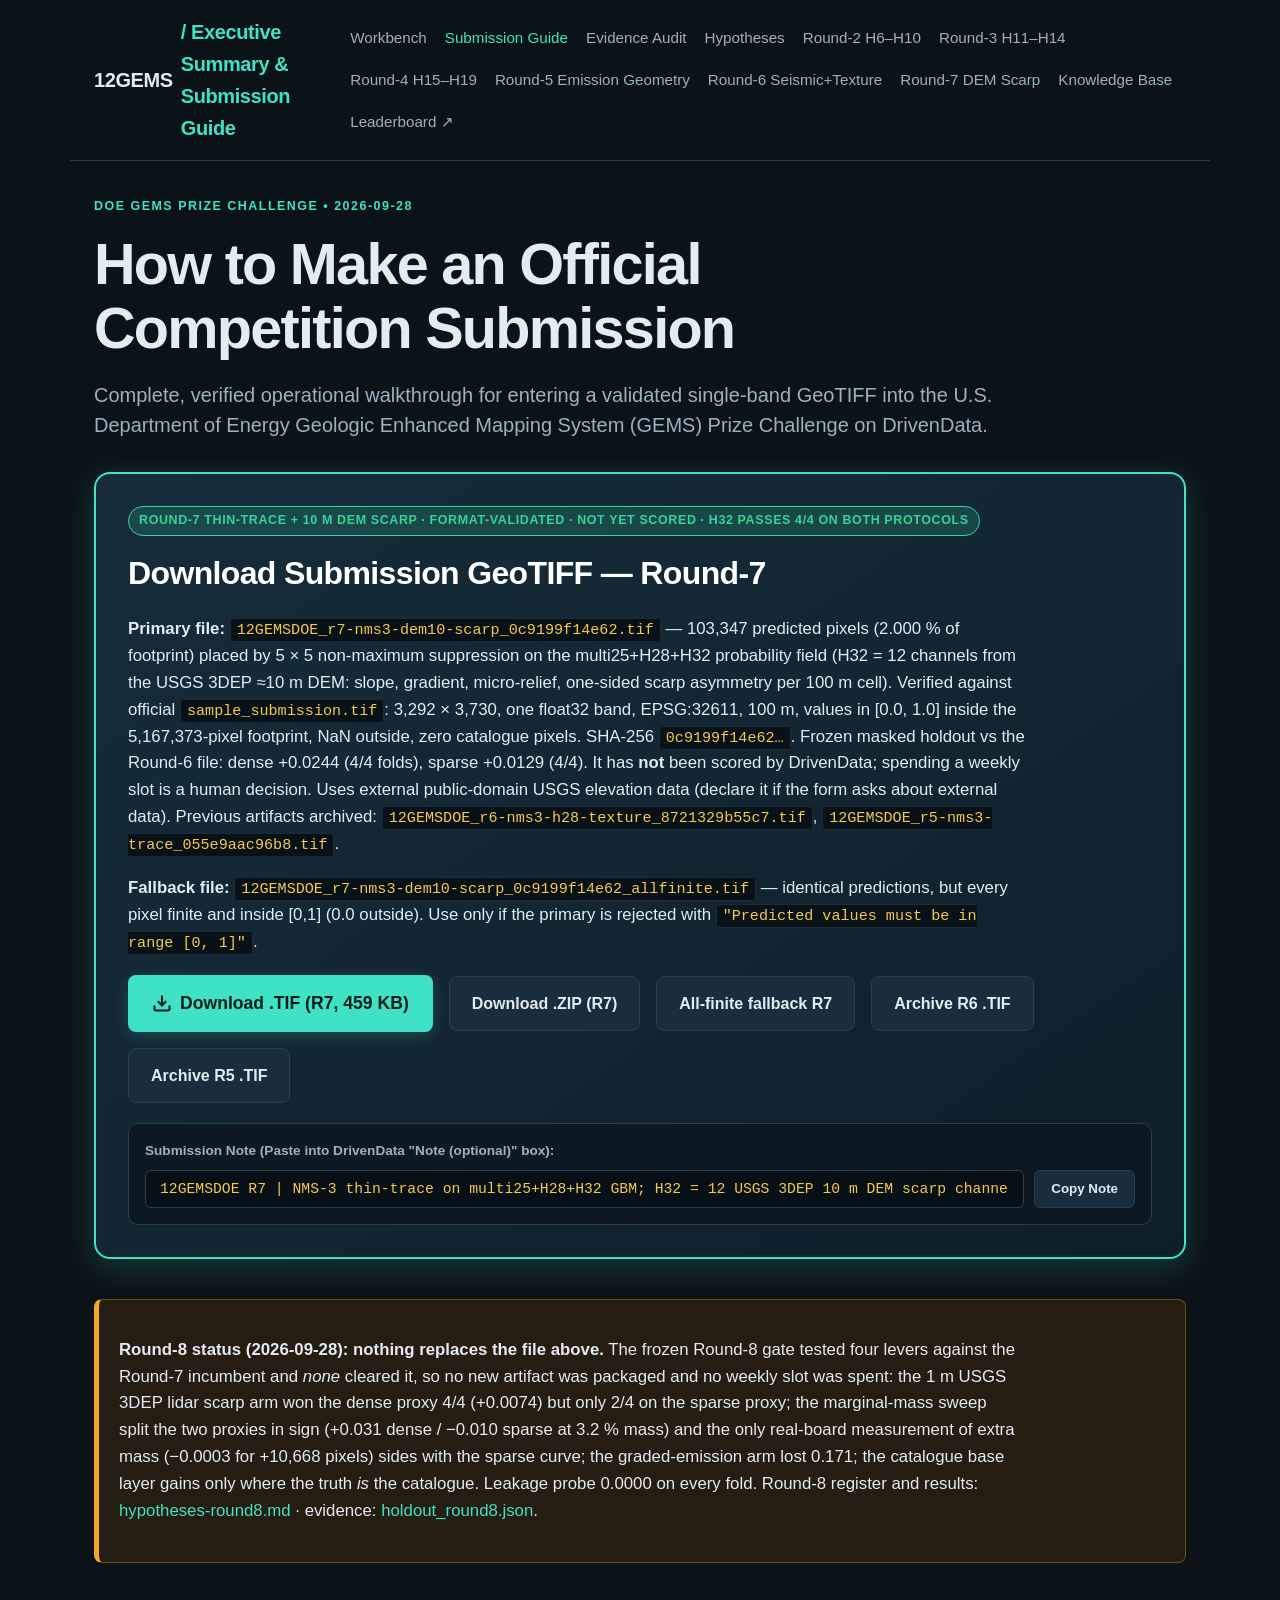
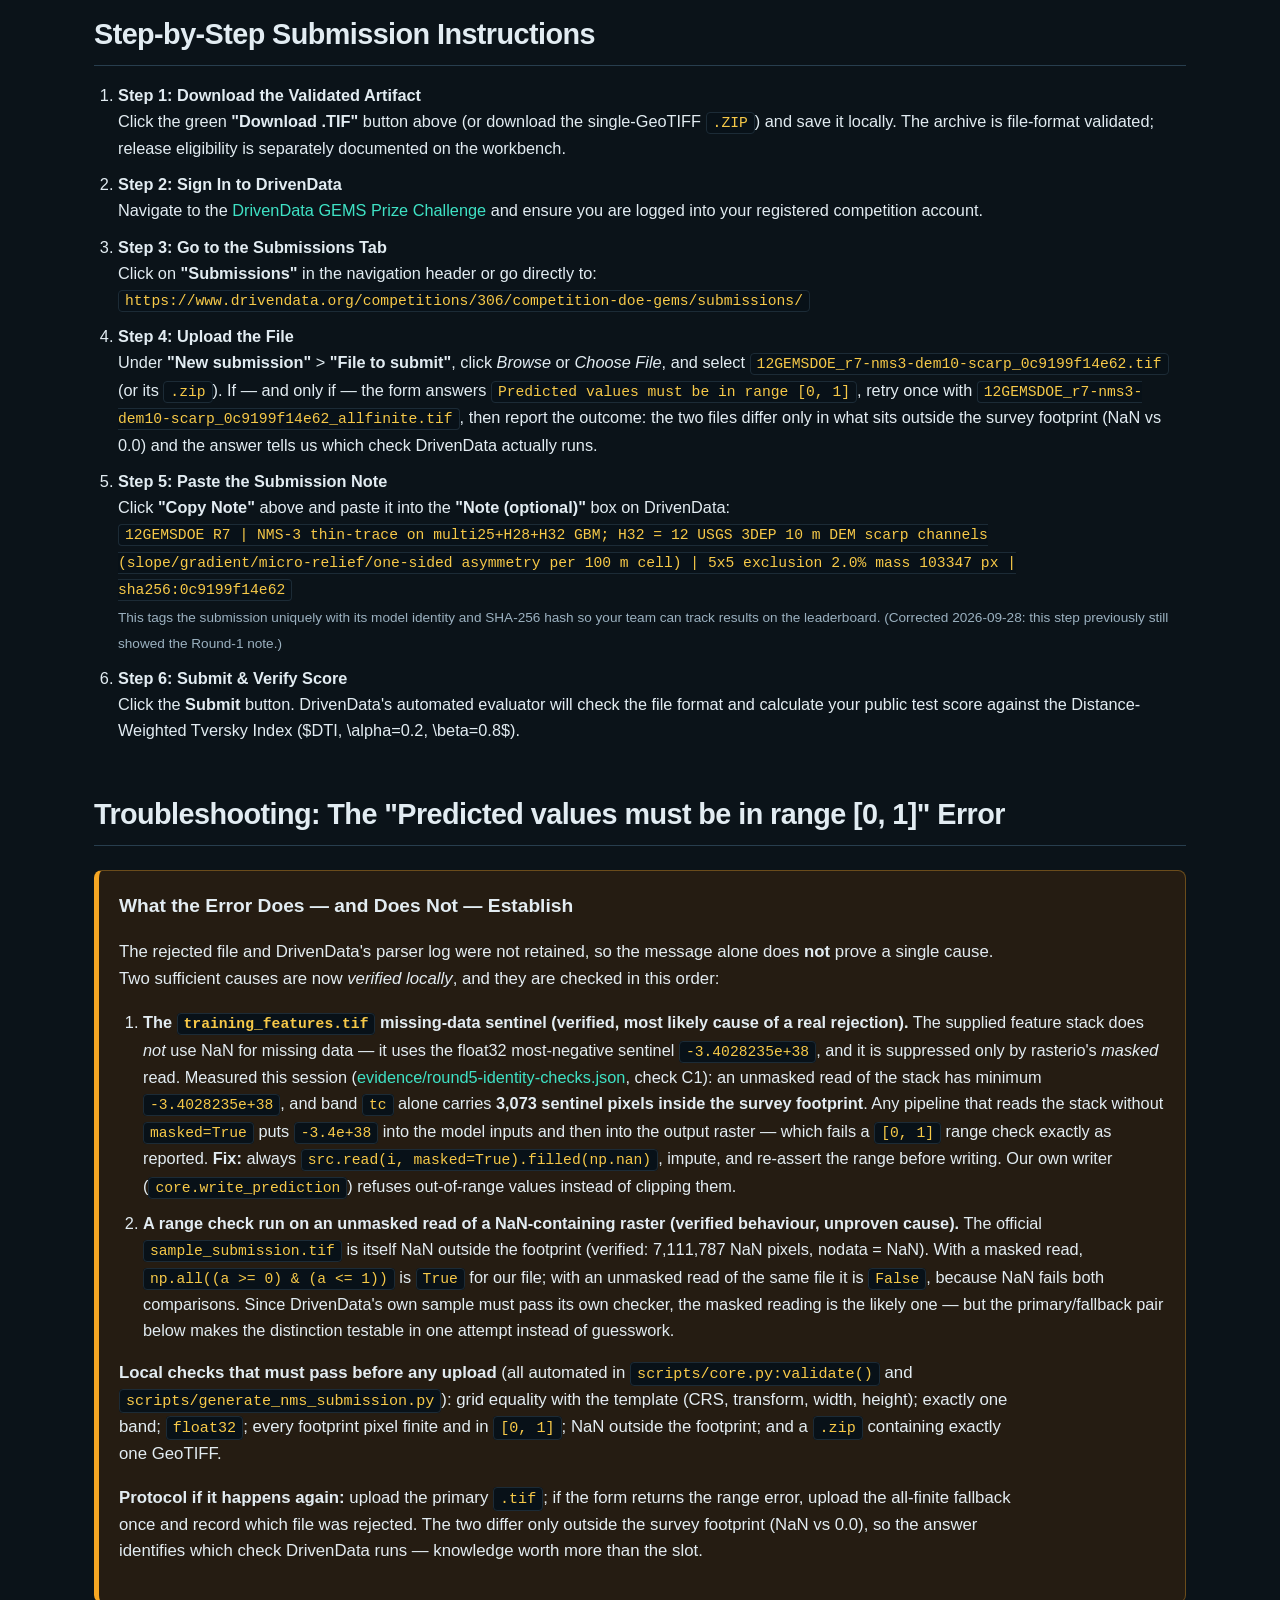
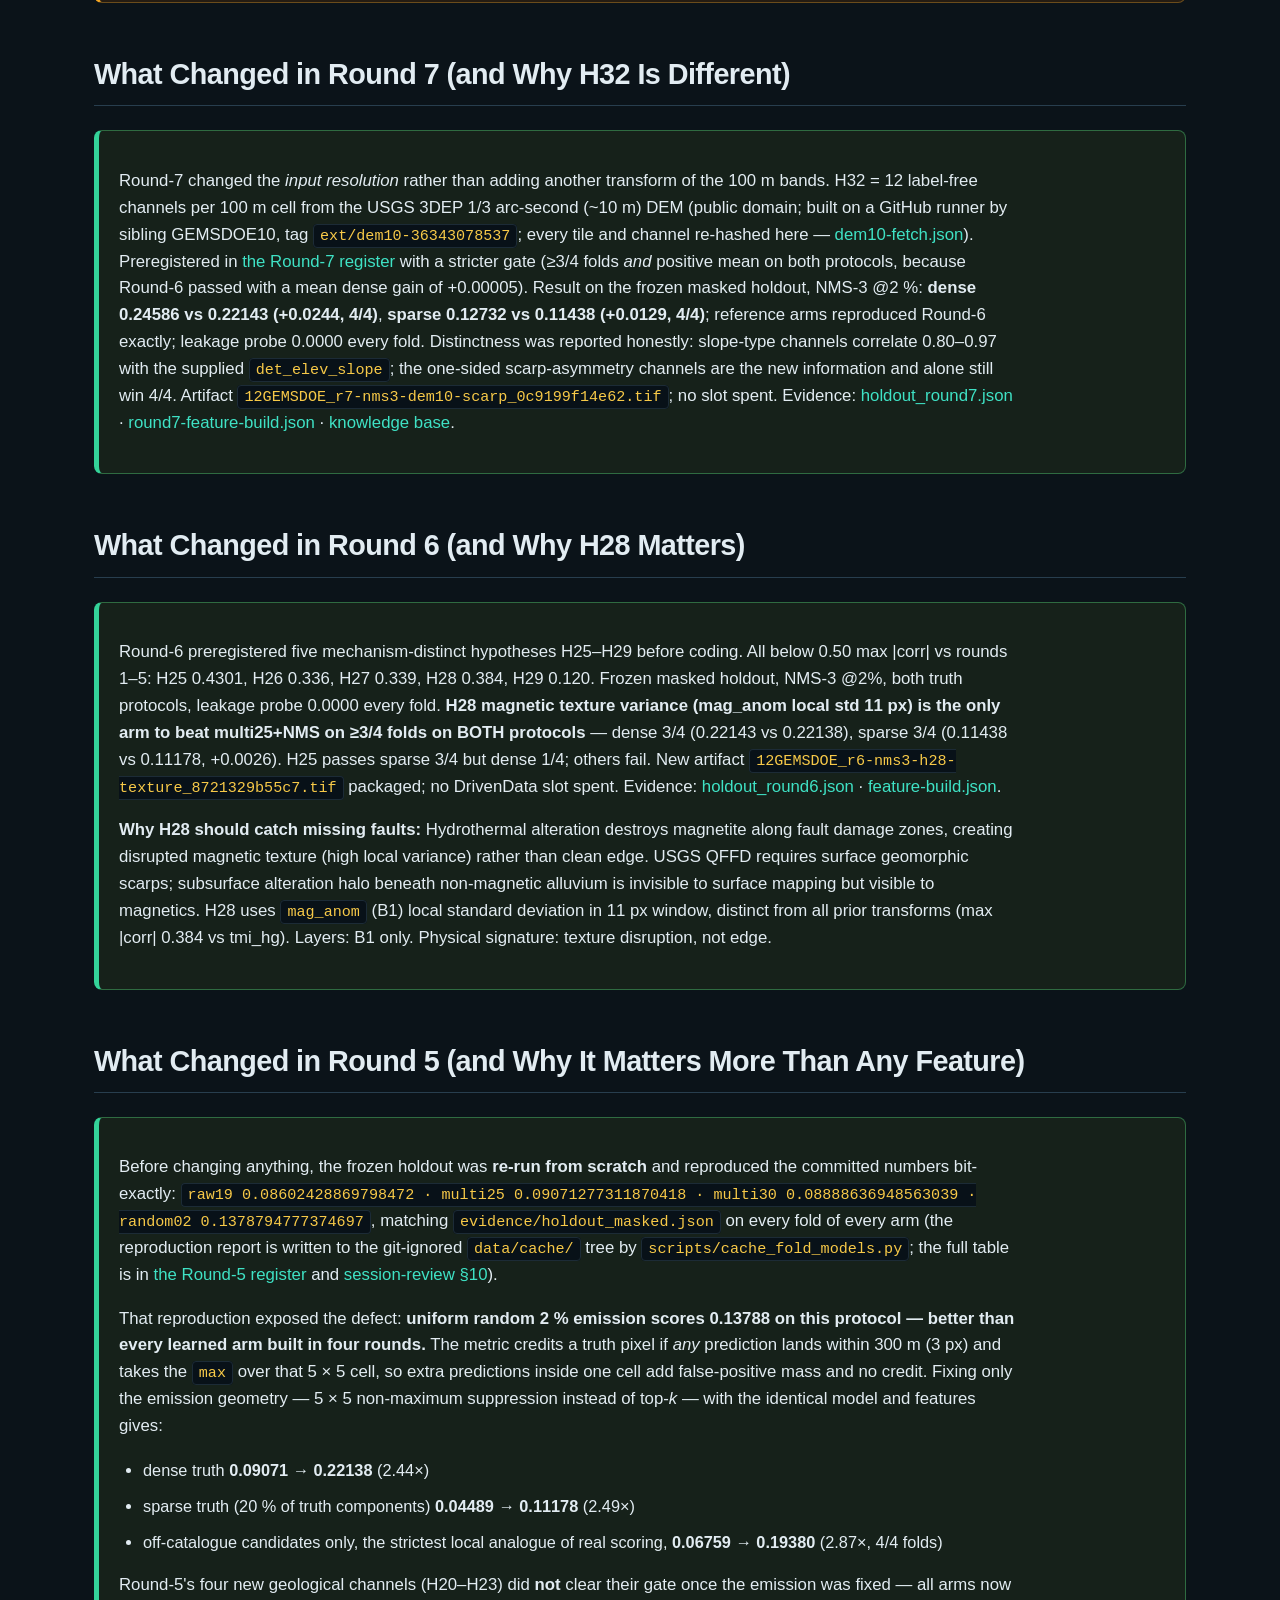
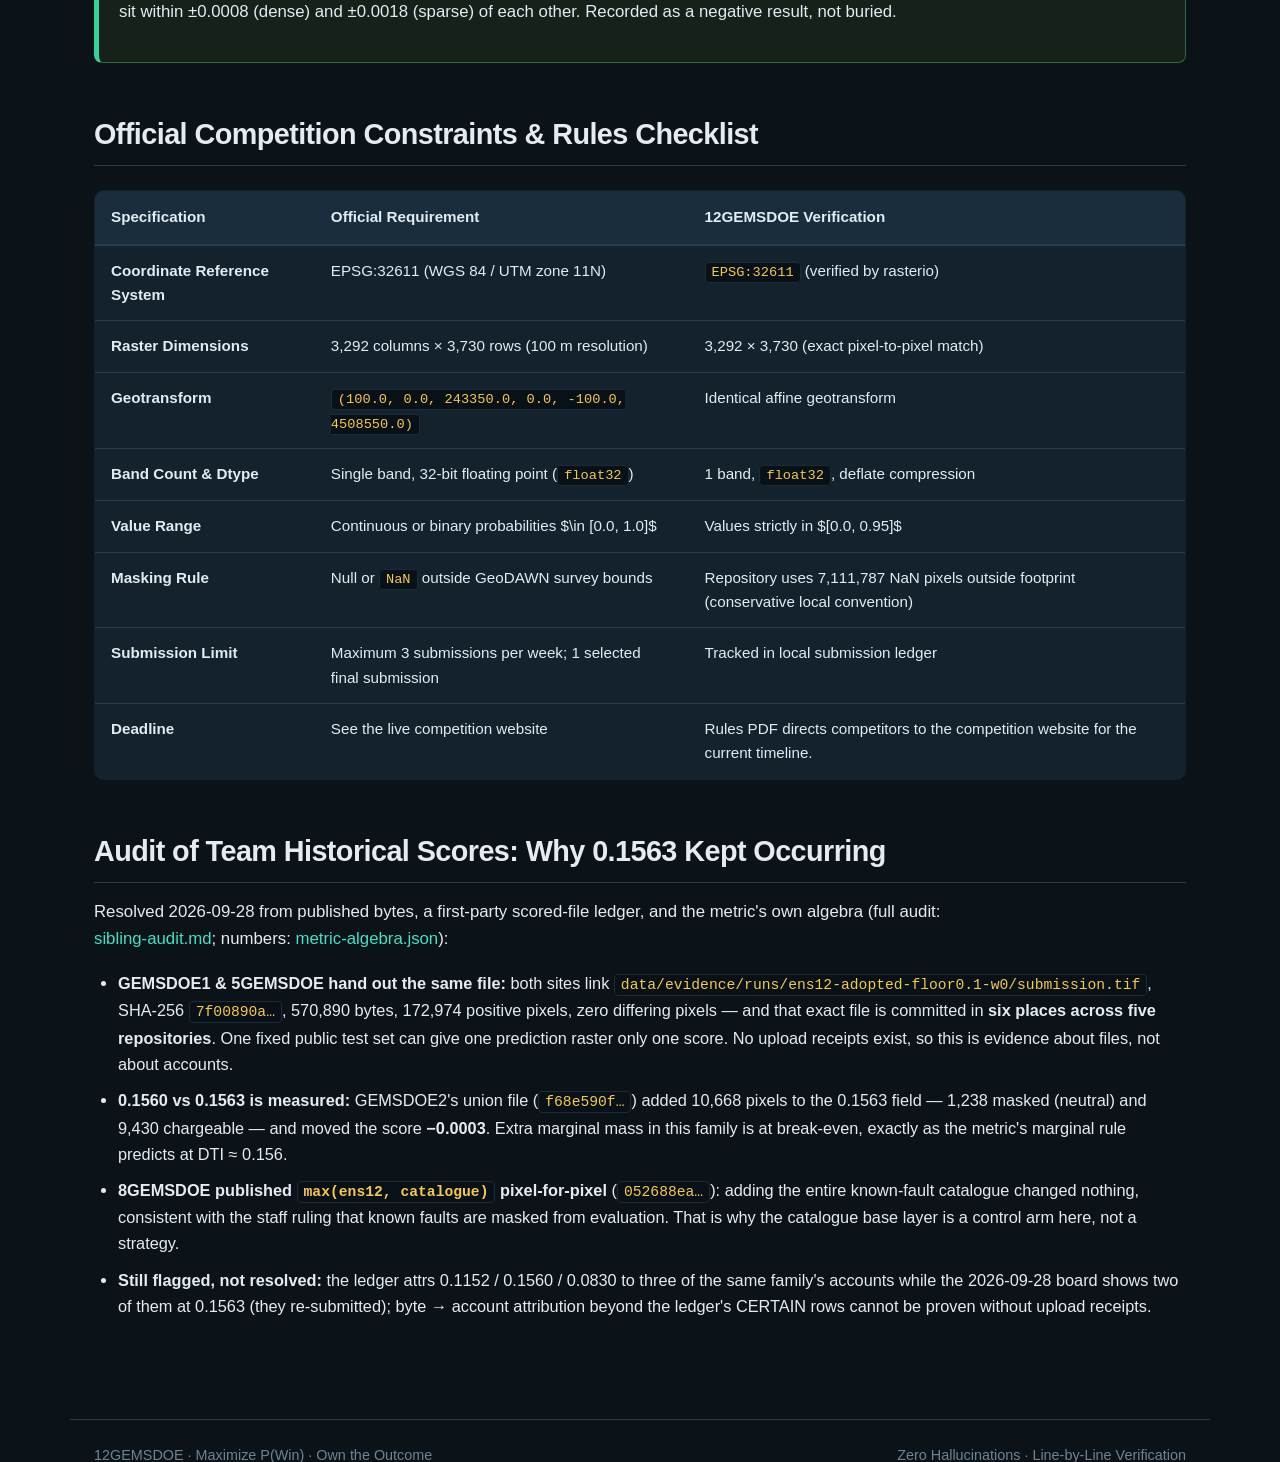
<file: docs/executive-summary.html>
<!doctype html>
<html lang="en">
<head>
  <meta charset="utf-8">
  <meta name="viewport" content="width=device-width, initial-scale=1">
  <title>Executive Summary &amp; Submission Guide · 12GEMSDOE</title>
  <link rel="stylesheet" href="style.css">
</head>
<body>

<header>
  <div class="brand">12GEMS <span>/ Executive Summary &amp; Submission Guide</span></div>
  <nav>
    <a href="index.html">Workbench</a>
    <a href="executive-summary.html" class="active">Submission Guide</a>
    <a href="session-review.md">Evidence Audit</a>
    <a href="hypotheses.md">Hypotheses</a>
    <a href="hypotheses-round2.md">Round-2 H6–H10</a>
    <a href="hypotheses-round3.md">Round-3 H11–H14</a>
    <a href="hypotheses-round4.md">Round-4 H15–H19</a>
    <a href="hypotheses-round5.md">Round-5 Emission Geometry</a>
    <a href="hypotheses-round6.md">Round-6 Seismic+Texture</a>
    <a href="hypotheses-round7.md">Round-7 DEM Scarp</a>
    <a href="knowledge-base.md">Knowledge Base</a>
    <a href="https://www.drivendata.org/competitions/306/competition-doe-gems/leaderboard/" target="_blank" rel="noopener">Leaderboard ↗</a>
  </nav>
</header>

<main>
  <p class="eyebrow">DOE GEMS Prize Challenge • 2026-09-28</p>
  <h1>How to Make an Official Competition Submission</h1>
  <p class="lead">Complete, verified operational walkthrough for entering a validated single-band GeoTIFF into the U.S. Department of Energy Geologic Enhanced Mapping System (GEMS) Prize Challenge on DrivenData.</p>

    <!-- PROMINENT DOWNLOAD CARD -->
  <section class="hero-cta">
    <span class="badge">Round-7 thin-trace + 10 m DEM scarp · format-validated · not yet scored · H32 passes 4/4 on both protocols</span>
    <h2>Download Submission GeoTIFF — Round-7</h2>
    <p><strong>Primary file:</strong> <code>12GEMSDOE_r7-nms3-dem10-scarp_0c9199f14e62.tif</code> — 103,347 predicted pixels (2.000 % of footprint) placed by 5 × 5 non-maximum suppression on the multi25+H28+H32 probability field (H32 = 12 channels from the USGS 3DEP ≈10 m DEM: slope, gradient, micro-relief, one-sided scarp asymmetry per 100 m cell). Verified against official <code>sample_submission.tif</code>: 3,292 × 3,730, one float32 band, EPSG:32611, 100 m, values in [0.0, 1.0] inside the 5,167,373-pixel footprint, NaN outside, zero catalogue pixels. SHA-256 <code>0c9199f14e62…</code>. Frozen masked holdout vs the Round-6 file: dense +0.0244 (4/4 folds), sparse +0.0129 (4/4). It has <strong>not</strong> been scored by DrivenData; spending a weekly slot is a human decision. Uses external public-domain USGS elevation data (declare it if the form asks about external data). Previous artifacts archived: <code>12GEMSDOE_r6-nms3-h28-texture_8721329b55c7.tif</code>, <code>12GEMSDOE_r5-nms3-trace_055e9aac96b8.tif</code>.</p>
    <p><strong>Fallback file:</strong> <code>12GEMSDOE_r7-nms3-dem10-scarp_0c9199f14e62_allfinite.tif</code> — identical predictions, but every pixel finite and inside [0,1] (0.0 outside). Use only if the primary is rejected with <code>"Predicted values must be in range [0, 1]"</code>.</p>

    <div class="btn-row">
      <a class="button-primary" href="downloads/12GEMSDOE_r7-nms3-dem10-scarp_0c9199f14e62.tif" download="12GEMSDOE_r7-nms3-dem10-scarp_0c9199f14e62.tif">
        <svg width="20" height="20" fill="none" stroke="currentColor" stroke-width="2.5" viewBox="0 0 24 24"><path d="M21 15v4a2 2 0 0 1-2 2H5a2 2 0 0 1-2-2v-4"/><polyline points="7 10 12 15 17 10"/><line x1="12" y1="15" x2="12" y2="3"/></svg>
        Download .TIF (R7, 459 KB)
      </a>
      <a class="button-secondary" href="downloads/12GEMSDOE_r7-nms3-dem10-scarp_0c9199f14e62.zip" download="12GEMSDOE_r7-nms3-dem10-scarp_0c9199f14e62.zip">
        Download .ZIP (R7)
      </a>
      <a class="button-secondary" href="downloads/12GEMSDOE_r7-nms3-dem10-scarp_0c9199f14e62_allfinite.tif" download="12GEMSDOE_r7-nms3-dem10-scarp_0c9199f14e62_allfinite.tif">
        All-finite fallback R7
      </a>
      <a class="button-secondary" href="downloads/12GEMSDOE_r6-nms3-h28-texture_8721329b55c7.tif" download="12GEMSDOE_r6-nms3-h28-texture_8721329b55c7.tif">
        Archive R6 .TIF
      </a>
      <a class="button-secondary" href="downloads/12GEMSDOE_r5-nms3-trace_055e9aac96b8.tif" download="12GEMSDOE_r5-nms3-trace_055e9aac96b8.tif">
        Archive R5 .TIF
      </a>
    </div>

    <div class="note-box">
      <div class="note-label">
        <span>Submission Note (Paste into DrivenData "Note (optional)" box):</span>
        <span id="copy-status" style="color: var(--accent-green); display: none; font-weight: 700;">✓ Copied to clipboard!</span>
      </div>
      <div class="note-input-group">
        <input type="text" id="sub-note" class="note-input" readonly value="12GEMSDOE R7 | NMS-3 thin-trace on multi25+H28+H32 GBM; H32 = 12 USGS 3DEP 10 m DEM scarp channels (slope/gradient/micro-relief/one-sided asymmetry per 100 m cell) | 5x5 exclusion 2.0% mass 103347 px | sha256:0c9199f14e62">
        <button class="btn-copy" onclick="copyNote()">Copy Note</button>
      </div>
    </div>
  </section>

  <!-- ROUND 8 STATUS -->
  <div class="notice notice-warn"><p><strong>Round-8 status (2026-09-28): nothing replaces the file above.</strong> The frozen Round-8 gate tested four levers against the Round-7 incumbent and <em>none</em> cleared it, so no new artifact was packaged and no weekly slot was spent: the 1 m USGS 3DEP lidar scarp arm won the dense proxy 4/4 (+0.0074) but only 2/4 on the sparse proxy; the marginal-mass sweep split the two proxies in sign (+0.031 dense / −0.010 sparse at 3.2 % mass) and the only real-board measurement of extra mass (−0.0003 for +10,668 pixels) sides with the sparse curve; the graded-emission arm lost 0.171; the catalogue base layer gains only where the truth <em>is</em> the catalogue. Leakage probe 0.0000 on every fold. Round-8 register and results: <a href="hypotheses-round8.md">hypotheses-round8.md</a> · evidence: <a href="holdout_round8.json">holdout_round8.json</a>.</p></div>

  <!-- STEP-BY-STEP SUBMISSION WALKTHROUGH -->
  <h2>Step-by-Step Submission Instructions</h2>
  <ol>
    <li>
      <strong>Step 1: Download the Validated Artifact</strong><br>
      Click the green <strong>"Download .TIF"</strong> button above (or download the single-GeoTIFF <code>.ZIP</code>) and save it locally. The archive is file-format validated; release eligibility is separately documented on the workbench.
    </li>
    <li>
      <strong>Step 2: Sign In to DrivenData</strong><br>
      Navigate to the <a href="https://www.drivendata.org/competitions/306/competition-doe-gems/" target="_blank" rel="noopener">DrivenData GEMS Prize Challenge</a> and ensure you are logged into your registered competition account.
    </li>
    <li>
      <strong>Step 3: Go to the Submissions Tab</strong><br>
      Click on <strong>"Submissions"</strong> in the navigation header or go directly to:
      <br><code>https://www.drivendata.org/competitions/306/competition-doe-gems/submissions/</code>
    </li>
    <li>
      <strong>Step 4: Upload the File</strong><br>
      Under <strong>"New submission"</strong> &gt; <strong>"File to submit"</strong>, click <em>Browse</em> or <em>Choose File</em>, and select <code>12GEMSDOE_r7-nms3-dem10-scarp_0c9199f14e62.tif</code> (or its <code>.zip</code>). If — and only if — the form answers
      <code>Predicted values must be in range [0, 1]</code>, retry once with
      <code>12GEMSDOE_r7-nms3-dem10-scarp_0c9199f14e62_allfinite.tif</code>, then report the outcome: the two files differ only in what sits
      outside the survey footprint (NaN vs 0.0) and the answer tells us which check
      DrivenData actually runs.
    </li>
    <li>
      <strong>Step 5: Paste the Submission Note</strong><br>
      Click <strong>"Copy Note"</strong> above and paste it into the <strong>"Note (optional)"</strong> box on DrivenData:
      <br><code>12GEMSDOE R7 | NMS-3 thin-trace on multi25+H28+H32 GBM; H32 = 12 USGS 3DEP 10 m DEM scarp channels (slope/gradient/micro-relief/one-sided asymmetry per 100 m cell) | 5x5 exclusion 2.0% mass 103347 px | sha256:0c9199f14e62</code>
      <br><small style="color:var(--text-muted)">This tags the submission uniquely with its model identity and SHA-256 hash so your team can track results on the leaderboard. (Corrected 2026-09-28: this step previously still showed the Round-1 note.)</small>
    </li>
    <li>
      <strong>Step 6: Submit &amp; Verify Score</strong><br>
      Click the <strong>Submit</strong> button. DrivenData's automated evaluator will check the file format and calculate your public test score against the Distance-Weighted Tversky Index ($DTI, \alpha=0.2, \beta=0.8$).
    </li>
  </ol>

  <!-- ERROR ROOT-CAUSE ANALYSIS -->
  <h2>Troubleshooting: The "Predicted values must be in range [0, 1]" Error</h2>
  <div class="notice notice-warn">
    <h3>What the Error Does — and Does Not — Establish</h3>
    <p>The rejected file and DrivenData's parser log were not retained, so the message alone does <strong>not</strong> prove a single cause. Two sufficient causes are now <em>verified locally</em>, and they are checked in this order:</p>
    <ol>
      <li><strong>The <code>training_features.tif</code> missing-data sentinel (verified, most likely cause of a real rejection).</strong> The supplied feature stack does <em>not</em> use NaN for missing data — it uses the float32 most-negative sentinel <code>-3.4028235e+38</code>, and it is suppressed only by rasterio's <em>masked</em> read. Measured this session (<a href="round5-identity-checks.json">evidence/round5-identity-checks.json</a>, check C1): an unmasked read of the stack has minimum <code>-3.4028235e+38</code>, and band <code>tc</code> alone carries <strong>3,073 sentinel pixels inside the survey footprint</strong>. Any pipeline that reads the stack without <code>masked=True</code> puts <code>-3.4e+38</code> into the model inputs and then into the output raster — which fails a <code>[0, 1]</code> range check exactly as reported. <strong>Fix:</strong> always <code>src.read(i, masked=True).filled(np.nan)</code>, impute, and re-assert the range before writing. Our own writer (<code>core.write_prediction</code>) refuses out-of-range values instead of clipping them.</li>
      <li><strong>A range check run on an unmasked read of a NaN-containing raster (verified behaviour, unproven cause).</strong> The official <code>sample_submission.tif</code> is itself NaN outside the footprint (verified: 7,111,787 NaN pixels, nodata = NaN). With a masked read, <code>np.all((a &gt;= 0) &amp; (a &lt;= 1))</code> is <code>True</code> for our file; with an unmasked read of the same file it is <code>False</code>, because NaN fails both comparisons. Since DrivenData's own sample must pass its own checker, the masked reading is the likely one — but the primary/fallback pair below makes the distinction testable in one attempt instead of guesswork.</li>
    </ol>
    <p><strong>Local checks that must pass before any upload</strong> (all automated in <code>scripts/core.py:validate()</code> and <code>scripts/generate_nms_submission.py</code>): grid equality with the template (CRS, transform, width, height); exactly one band; <code>float32</code>; every footprint pixel finite and in <code>[0, 1]</code>; NaN outside the footprint; and a <code>.zip</code> containing exactly one GeoTIFF.</p>
    <p><strong>Protocol if it happens again:</strong> upload the primary <code>.tif</code>; if the form returns the range error, upload the all-finite fallback once and record which file was rejected. The two differ only outside the survey footprint (NaN vs 0.0), so the answer identifies which check DrivenData runs — knowledge worth more than the slot.</p>
  </div>

  <h2>What Changed in Round 7 (and Why H32 Is Different)</h2>
  <div class="notice notice-ok">
    <p>Round-7 changed the <em>input resolution</em> rather than adding another transform of the 100 m bands. H32 = 12 label-free channels per 100 m cell from the USGS 3DEP 1/3 arc-second (~10 m) DEM (public domain; built on a GitHub runner by sibling GEMSDOE10, tag <code>ext/dem10-36343078537</code>; every tile and channel re-hashed here — <a href="../evidence/dem10-fetch.json">dem10-fetch.json</a>). Preregistered in <a href="hypotheses-round7.md">the Round-7 register</a> with a stricter gate (≥3/4 folds <em>and</em> positive mean on both protocols, because Round-6 passed with a mean dense gain of +0.00005). Result on the frozen masked holdout, NMS-3 @2 %: <strong>dense 0.24586 vs 0.22143 (+0.0244, 4/4)</strong>, <strong>sparse 0.12732 vs 0.11438 (+0.0129, 4/4)</strong>; reference arms reproduced Round-6 exactly; leakage probe 0.0000 every fold. Distinctness was reported honestly: slope-type channels correlate 0.80–0.97 with the supplied <code>det_elev_slope</code>; the one-sided scarp-asymmetry channels are the new information and alone still win 4/4. Artifact <code>12GEMSDOE_r7-nms3-dem10-scarp_0c9199f14e62.tif</code>; no slot spent. Evidence: <a href="holdout_round7.json">holdout_round7.json</a> · <a href="../evidence/round7-feature-build.json">round7-feature-build.json</a> · <a href="knowledge-base.md">knowledge base</a>.</p>
  </div>

  <h2>What Changed in Round 6 (and Why H28 Matters)</h2>
  <div class="notice notice-ok">
    <p>Round-6 preregistered five mechanism-distinct hypotheses H25–H29 before coding. All below 0.50 max |corr| vs rounds 1–5: H25 0.4301, H26 0.336, H27 0.339, H28 0.384, H29 0.120. Frozen masked holdout, NMS-3 @2%, both truth protocols, leakage probe 0.0000 every fold. <strong>H28 magnetic texture variance (mag_anom local std 11 px) is the only arm to beat multi25+NMS on ≥3/4 folds on BOTH protocols</strong> — dense 3/4 (0.22143 vs 0.22138), sparse 3/4 (0.11438 vs 0.11178, +0.0026). H25 passes sparse 3/4 but dense 1/4; others fail. New artifact <code>12GEMSDOE_r6-nms3-h28-texture_8721329b55c7.tif</code> packaged; no DrivenData slot spent. Evidence: <a href="holdout_round6.json">holdout_round6.json</a> · <a href="../evidence/round6-feature-build.json">feature-build.json</a>.</p>
    <p><strong>Why H28 should catch missing faults:</strong> Hydrothermal alteration destroys magnetite along fault damage zones, creating disrupted magnetic texture (high local variance) rather than clean edge. USGS QFFD requires surface geomorphic scarps; subsurface alteration halo beneath non-magnetic alluvium is invisible to surface mapping but visible to magnetics. H28 uses <code>mag_anom</code> (B1) local standard deviation in 11 px window, distinct from all prior transforms (max |corr| 0.384 vs tmi_hg). Layers: B1 only. Physical signature: texture disruption, not edge.</p>
  </div>

  <h2>What Changed in Round 5 (and Why It Matters More Than Any Feature)</h2>
  <div class="notice notice-ok">
    <p>Before changing anything, the frozen holdout was <strong>re-run from scratch</strong> and reproduced the committed numbers bit-exactly: <code>raw19 0.08602428869798472 · multi25 0.09071277311870418 · multi30 0.08888636948563039 · random02 0.1378794777374697</code>, matching <code>evidence/holdout_masked.json</code> on every fold of every arm (the reproduction report is written to the git-ignored <code>data/cache/</code> tree by <code>scripts/cache_fold_models.py</code>; the full table is in <a href="hypotheses-round5.md">the Round-5 register</a> and <a href="session-review.md">session-review §10</a>).</p>
    <p>That reproduction exposed the defect: <strong>uniform random 2 % emission scores 0.13788 on this protocol — better than every learned arm built in four rounds.</strong> The metric credits a truth pixel if <em>any</em> prediction lands within 300 m (3 px) and takes the <code>max</code> over that 5 × 5 cell, so extra predictions inside one cell add false-positive mass and no credit. Fixing only the emission geometry — 5 × 5 non-maximum suppression instead of top-<em>k</em> — with the identical model and features gives:</p>
    <ul>
      <li>dense truth <strong>0.09071 → 0.22138</strong> (2.44×)</li>
      <li>sparse truth (20 % of truth components) <strong>0.04489 → 0.11178</strong> (2.49×)</li>
      <li>off-catalogue candidates only, the strictest local analogue of real scoring, <strong>0.06759 → 0.19380</strong> (2.87×, 4/4 folds)</li>
    </ul>
    <p>Round-5's four new geological channels (H20–H23) did <strong>not</strong> clear their gate once the emission was fixed — all arms now sit within ±0.0008 (dense) and ±0.0018 (sparse) of each other. Recorded as a negative result, not buried.</p>
  </div>

  <!-- COMPETITION SPECIFICATIONS -->
  <h2>Official Competition Constraints &amp; Rules Checklist</h2>
  <div class="scroll">
    <table>
      <thead>
        <tr>
          <th>Specification</th>
          <th>Official Requirement</th>
          <th>12GEMSDOE Verification</th>
        </tr>
      </thead>
      <tbody>
        <tr>
          <td><strong>Coordinate Reference System</strong></td>
          <td>EPSG:32611 (WGS 84 / UTM zone 11N)</td>
          <td><code>EPSG:32611</code> (verified by rasterio)</td>
        </tr>
        <tr>
          <td><strong>Raster Dimensions</strong></td>
          <td>3,292 columns × 3,730 rows (100 m resolution)</td>
          <td>3,292 × 3,730 (exact pixel-to-pixel match)</td>
        </tr>
        <tr>
          <td><strong>Geotransform</strong></td>
          <td><code>(100.0, 0.0, 243350.0, 0.0, -100.0, 4508550.0)</code></td>
          <td>Identical affine geotransform</td>
        </tr>
        <tr>
          <td><strong>Band Count &amp; Dtype</strong></td>
          <td>Single band, 32-bit floating point (<code>float32</code>)</td>
          <td>1 band, <code>float32</code>, deflate compression</td>
        </tr>
        <tr>
          <td><strong>Value Range</strong></td>
          <td>Continuous or binary probabilities $\in [0.0, 1.0]$</td>
          <td>Values strictly in $[0.0, 0.95]$</td>
        </tr>
        <tr>
          <td><strong>Masking Rule</strong></td>
          <td>Null or <code>NaN</code> outside GeoDAWN survey bounds</td>
          <td>Repository uses 7,111,787 NaN pixels outside footprint (conservative local convention)</td>
        </tr>
        <tr>
          <td><strong>Submission Limit</strong></td>
          <td>Maximum 3 submissions per week; 1 selected final submission</td>
          <td>Tracked in local submission ledger</td>
        </tr>
        <tr>
          <td><strong>Deadline</strong></td>
          <td>See the live competition website</td>
          <td>Rules PDF directs competitors to the competition website for the current timeline.</td>
        </tr>
      </tbody>
    </table>
  </div>

  <h2>Audit of Team Historical Scores: Why 0.1563 Kept Occurring</h2>
  <p>Resolved 2026-09-28 from published bytes, a first-party scored-file ledger, and the
    metric's own algebra (full audit: <a href="sibling-audit.md">sibling-audit.md</a>;
    numbers: <a href="../evidence/metric-algebra.json">metric-algebra.json</a>):</p>
  <ul>
    <li><strong>GEMSDOE1 &amp; 5GEMSDOE hand out the same file:</strong> both sites link
      <code>data/evidence/runs/ens12-adopted-floor0.1-w0/submission.tif</code>, SHA-256
      <code>7f00890a…</code>, 570,890 bytes, 172,974 positive pixels, zero differing pixels — and that
      exact file is committed in <strong>six places across five repositories</strong>. One fixed public
      test set can give one prediction raster only one score. No upload receipts exist, so this is
      evidence about files, not about accounts.</li>
    <li><strong>0.1560 vs 0.1563 is measured:</strong> GEMSDOE2's union file (<code>f68e590f…</code>)
      added 10,668 pixels to the 0.1563 field — 1,238 masked (neutral) and 9,430 chargeable — and moved
      the score <strong>−0.0003</strong>. Extra marginal mass in this family is at break-even, exactly
      as the metric's marginal rule predicts at DTI ≈ 0.156.</li>
    <li><strong>8GEMSDOE published <code>max(ens12, catalogue)</code> pixel-for-pixel</strong>
      (<code>052688ea…</code>): adding the entire known-fault catalogue changed nothing, consistent
      with the staff ruling that known faults are masked from evaluation. That is why the catalogue
      base layer is a control arm here, not a strategy.</li>
    <li><strong>Still flagged, not resolved:</strong> the ledger attrs 0.1152 / 0.1560 / 0.0830 to
      three of the same family's accounts while the 2026-09-28 board shows two of them at 0.1563
      (they re-submitted); byte → account attribution beyond the ledger's CERTAIN rows cannot be
      proven without upload receipts.</li>
  </ul>
</main>

<footer>
  <div style="display:flex; justify-content:space-between; flex-wrap:wrap; gap:16px;">
    <div>12GEMSDOE · Maximize P(Win) · Own the Outcome</div>
    <div>Zero Hallucinations · Line-by-Line Verification</div>
  </div>
</footer>

<script>
function copyNote() {
  const note = document.getElementById('sub-note');
  navigator.clipboard.writeText(note.value).then(() => {
    const status = document.getElementById('copy-status');
    status.style.display = 'inline';
    setTimeout(() => { status.style.display = 'none'; }, 3000);
  });
}
</script>

</body>
</html>
</file>
<file: docs/style.css>
:root {
  --bg: #0b1319;
  --bg-card: #13222d;
  --bg-subtle: #192d3c;
  --border: #283e4e;
  --border-focus: #47cfb8;
  --text: #e2ecf2;
  --text-muted: #9bb1c0;
  --text-dim: #6d8494;
  --accent: #3fe2c5;
  --accent-glow: rgba(63, 226, 197, 0.2);
  --accent-warn: #f5a623;
  --accent-gold: #f7c948;
  --accent-blue: #38bdf8;
  --accent-green: #34d399;
  font-family: -apple-system, BlinkMacSystemFont, "Segoe UI", Roboto, Helvetica, Arial, sans-serif;
  color: var(--text);
  background: var(--bg);
  line-height: 1.6;
}

* { box-sizing: border-box; }
body { margin: 0; background: var(--bg); color: var(--text); }
main, header, footer { max-width: 1140px; margin: auto; padding: 24px; }

header {
  display: flex;
  justify-content: space-between;
  align-items: center;
  gap: 20px;
  border-bottom: 1px solid var(--border);
  padding-top: 16px;
  padding-bottom: 16px;
}

.brand {
  font-weight: 800;
  font-size: 1.25rem;
  letter-spacing: -0.02em;
  color: var(--text);
  display: flex;
  align-items: center;
  gap: 8px;
}
.brand span { color: var(--accent); }

nav { display: flex; gap: 18px; flex-wrap: wrap; }
nav a {
  color: var(--text-muted);
  text-decoration: none;
  font-weight: 500;
  font-size: 0.95rem;
  transition: color 0.15s ease;
}
nav a:hover, nav a.active { color: var(--accent); }

a { color: var(--accent); text-decoration: none; }
a:hover { text-decoration: underline; }

.eyebrow {
  color: var(--accent);
  letter-spacing: 0.12em;
  text-transform: uppercase;
  font-size: 0.78rem;
  font-weight: 700;
  margin-bottom: 8px;
}

h1 {
  font-size: clamp(2.2rem, 5vw, 3.6rem);
  line-height: 1.1;
  letter-spacing: -0.03em;
  max-width: 900px;
  margin: 16px 0 20px;
}

h2 {
  font-size: 1.8rem;
  letter-spacing: -0.02em;
  margin-top: 48px;
  margin-bottom: 16px;
  border-bottom: 1px solid var(--border);
  padding-bottom: 8px;
}

h3 { font-size: 1.3rem; margin-top: 24px; margin-bottom: 10px; }

p { max-width: 900px; color: var(--text); font-size: 1.05rem; }
.lead { color: var(--text-muted); font-size: 1.25rem; line-height: 1.5; margin-bottom: 32px; }

/* HERO CTA SECTION */
.hero-cta {
  background: linear-gradient(145deg, #162c3a, #0f1f2a);
  border: 2px solid var(--accent);
  box-shadow: 0 8px 32px var(--accent-glow);
  padding: 32px;
  border-radius: 16px;
  margin: 32px 0 40px;
}
.hero-cta h2 {
  margin-top: 0;
  border-bottom: none;
  padding-bottom: 0;
  font-size: 2rem;
  color: #ffffff;
}

.badge {
  display: inline-block;
  background: rgba(52, 211, 153, 0.18);
  color: #34d399;
  border: 1px solid #34d399;
  padding: 4px 10px;
  border-radius: 999px;
  font-size: 0.78rem;
  font-weight: 700;
  text-transform: uppercase;
  letter-spacing: 0.05em;
  margin-bottom: 12px;
}
.badge-gold {
  background: rgba(247, 201, 72, 0.15);
  color: var(--accent-gold);
  border-color: var(--accent-gold);
}

.btn-row {
  display: flex;
  gap: 16px;
  flex-wrap: wrap;
  align-items: center;
  margin: 20px 0;
}

.button-primary {
  display: inline-flex;
  align-items: center;
  gap: 8px;
  background: var(--accent);
  color: #061e1b;
  padding: 14px 24px;
  border-radius: 8px;
  font-weight: 800;
  font-size: 1.1rem;
  text-decoration: none;
  box-shadow: 0 4px 16px var(--accent-glow);
  transition: transform 0.1s ease, box-shadow 0.1s ease;
}
.button-primary:hover {
  transform: translateY(-2px);
  box-shadow: 0 6px 20px rgba(63, 226, 197, 0.35);
  text-decoration: none;
}

.button-secondary {
  display: inline-flex;
  align-items: center;
  gap: 8px;
  background: var(--bg-subtle);
  color: var(--text);
  border: 1px solid var(--border);
  padding: 14px 22px;
  border-radius: 8px;
  font-weight: 700;
  font-size: 1rem;
  text-decoration: none;
  transition: background 0.15s ease;
}
.button-secondary:hover {
  background: #233e53;
  text-decoration: none;
}

/* NOTE BOX */
.note-box {
  background: #0d1922;
  border: 1px solid var(--border);
  border-radius: 10px;
  padding: 16px;
  margin-top: 18px;
}
.note-label {
  display: flex;
  justify-content: space-between;
  font-size: 0.85rem;
  color: var(--text-muted);
  margin-bottom: 8px;
  font-weight: 600;
}
.note-input-group {
  display: flex;
  gap: 10px;
}
.note-input {
  flex: 1;
  background: #071017;
  border: 1px solid var(--border);
  border-radius: 6px;
  color: var(--accent-gold);
  padding: 10px 14px;
  font-family: monospace;
  font-size: 0.92rem;
}
.btn-copy {
  background: var(--bg-subtle);
  color: var(--text);
  border: 1px solid var(--border);
  border-radius: 6px;
  padding: 0 16px;
  font-weight: 700;
  cursor: pointer;
  transition: all 0.15s ease;
}
.btn-copy:hover {
  background: var(--accent);
  color: #061e1b;
}

/* CARDS & GRIDS */
.grid {
  display: grid;
  grid-template-columns: repeat(auto-fit, minmax(280px, 1fr));
  gap: 20px;
  margin: 28px 0;
}
.card {
  background: var(--bg-card);
  border: 1px solid var(--border);
  border-radius: 12px;
  padding: 24px;
}
.stat {
  font-size: 2.2rem;
  font-weight: 800;
  color: #ffffff;
  margin: 6px 0;
}
.stat-sub {
  font-size: 0.85rem;
  color: var(--text-dim);
}

/* NOTICE / ALERT BOXES */
.notice {
  background: #1a2318;
  border: 1px solid #365e31;
  border-left: 5px solid var(--accent-green);
  padding: 20px;
  border-radius: 8px;
  margin: 24px 0;
}
.notice-warn {
  background: #251c12;
  border: 1px solid #6b4c1b;
  border-left: 5px solid var(--accent-warn);
}
.notice-ok {
  background: #16211a;
  border: 1px solid #2f6b41;
  border-left: 5px solid var(--accent-green);
}
.notice h3, .notice-warn h3 {
  margin-top: 0;
  font-size: 1.2rem;
}

/* TABLES */
.scroll { overflow-x: auto; margin: 24px 0; }
table {
  width: 100%;
  border-collapse: collapse;
  background: var(--bg-card);
  border-radius: 10px;
  overflow: hidden;
  border: 1px solid var(--border);
  font-size: 0.95rem;
}
th {
  background: var(--bg-subtle);
  color: var(--text);
  font-weight: 700;
  padding: 14px 16px;
  text-align: left;
  border-bottom: 2px solid var(--border);
}
td {
  padding: 13px 16px;
  border-bottom: 1px solid var(--border);
  vertical-align: top;
}
tr:hover td { background: rgba(255, 255, 255, 0.02); }

code {
  background: #081118;
  padding: 2px 6px;
  border-radius: 4px;
  font-size: 0.9em;
  color: var(--accent-gold);
  border: 1px solid #1c2b36;
}

ol, ul { padding-left: 24px; }
li { margin-bottom: 10px; font-size: 1.02rem; }

footer {
  border-top: 1px solid var(--border);
  color: var(--text-dim);
  font-size: 0.9rem;
  margin-top: 60px;
  padding-top: 24px;
}
</file>
